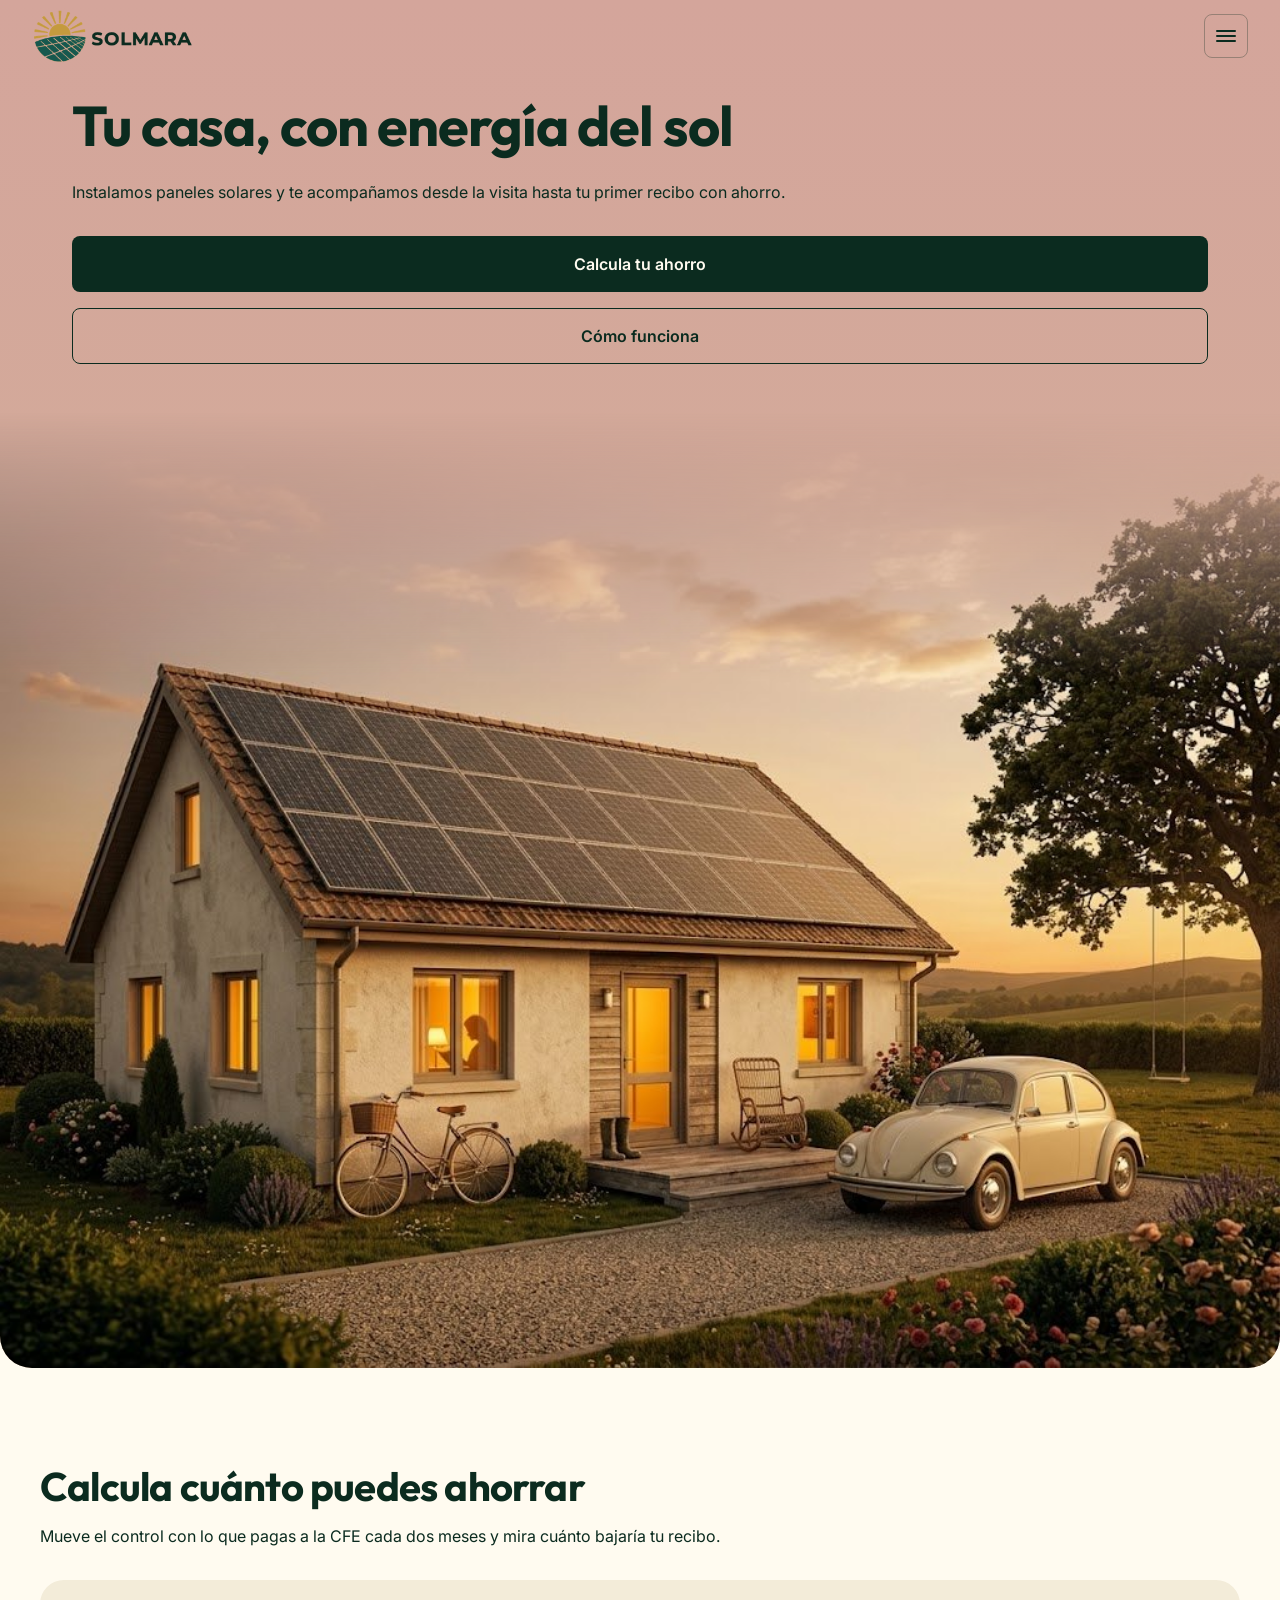
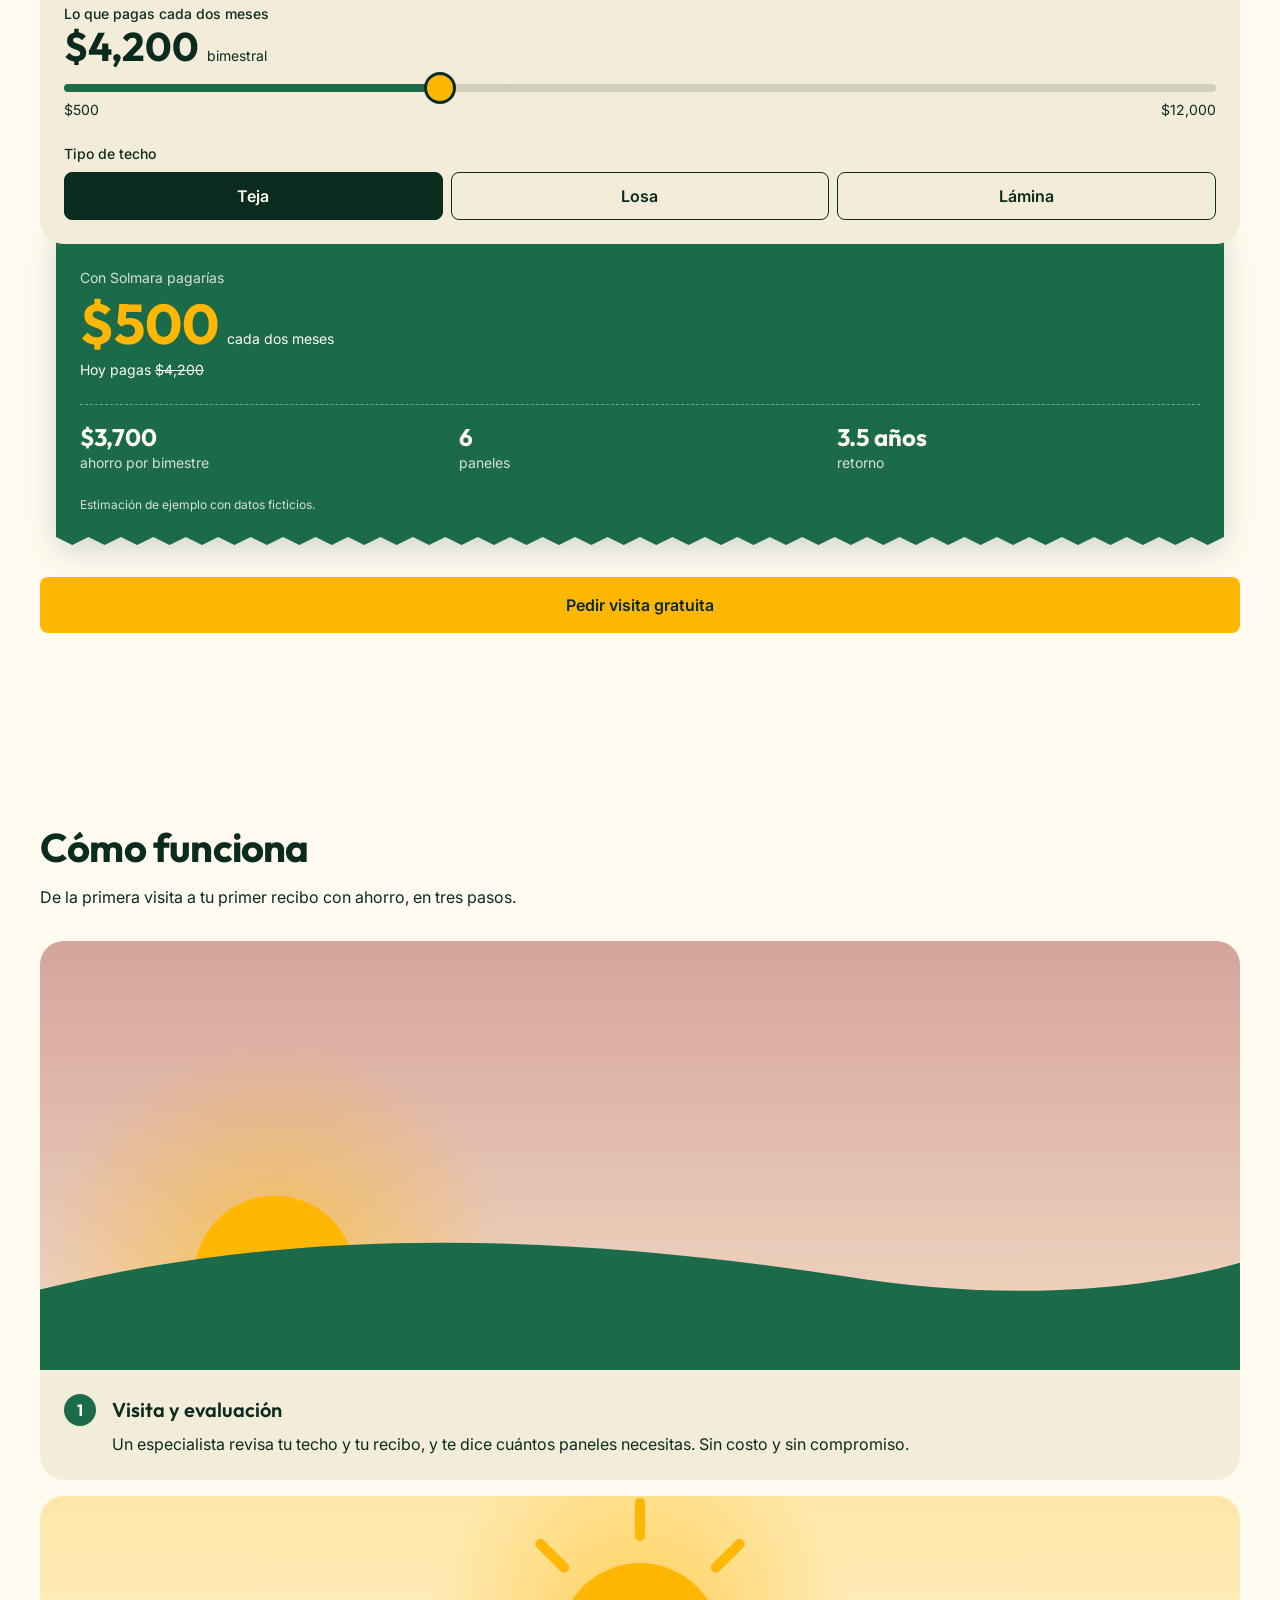
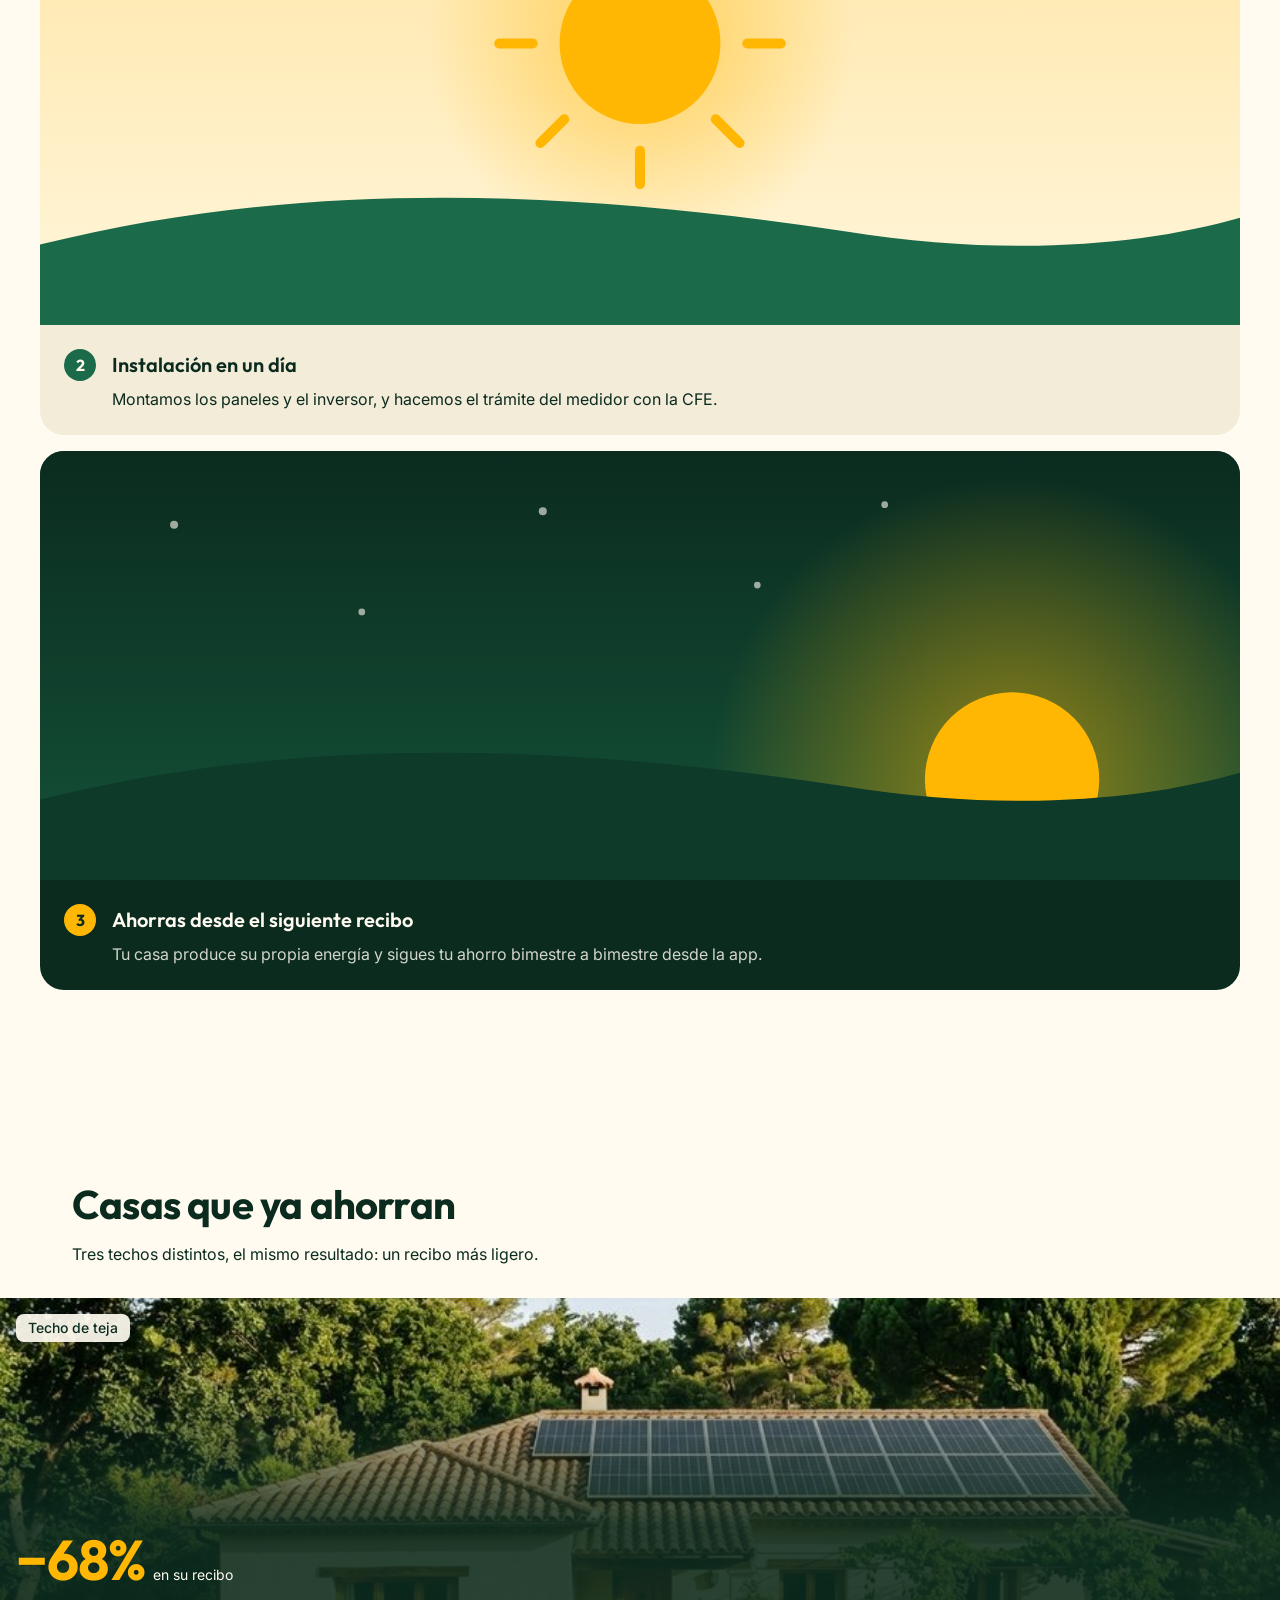
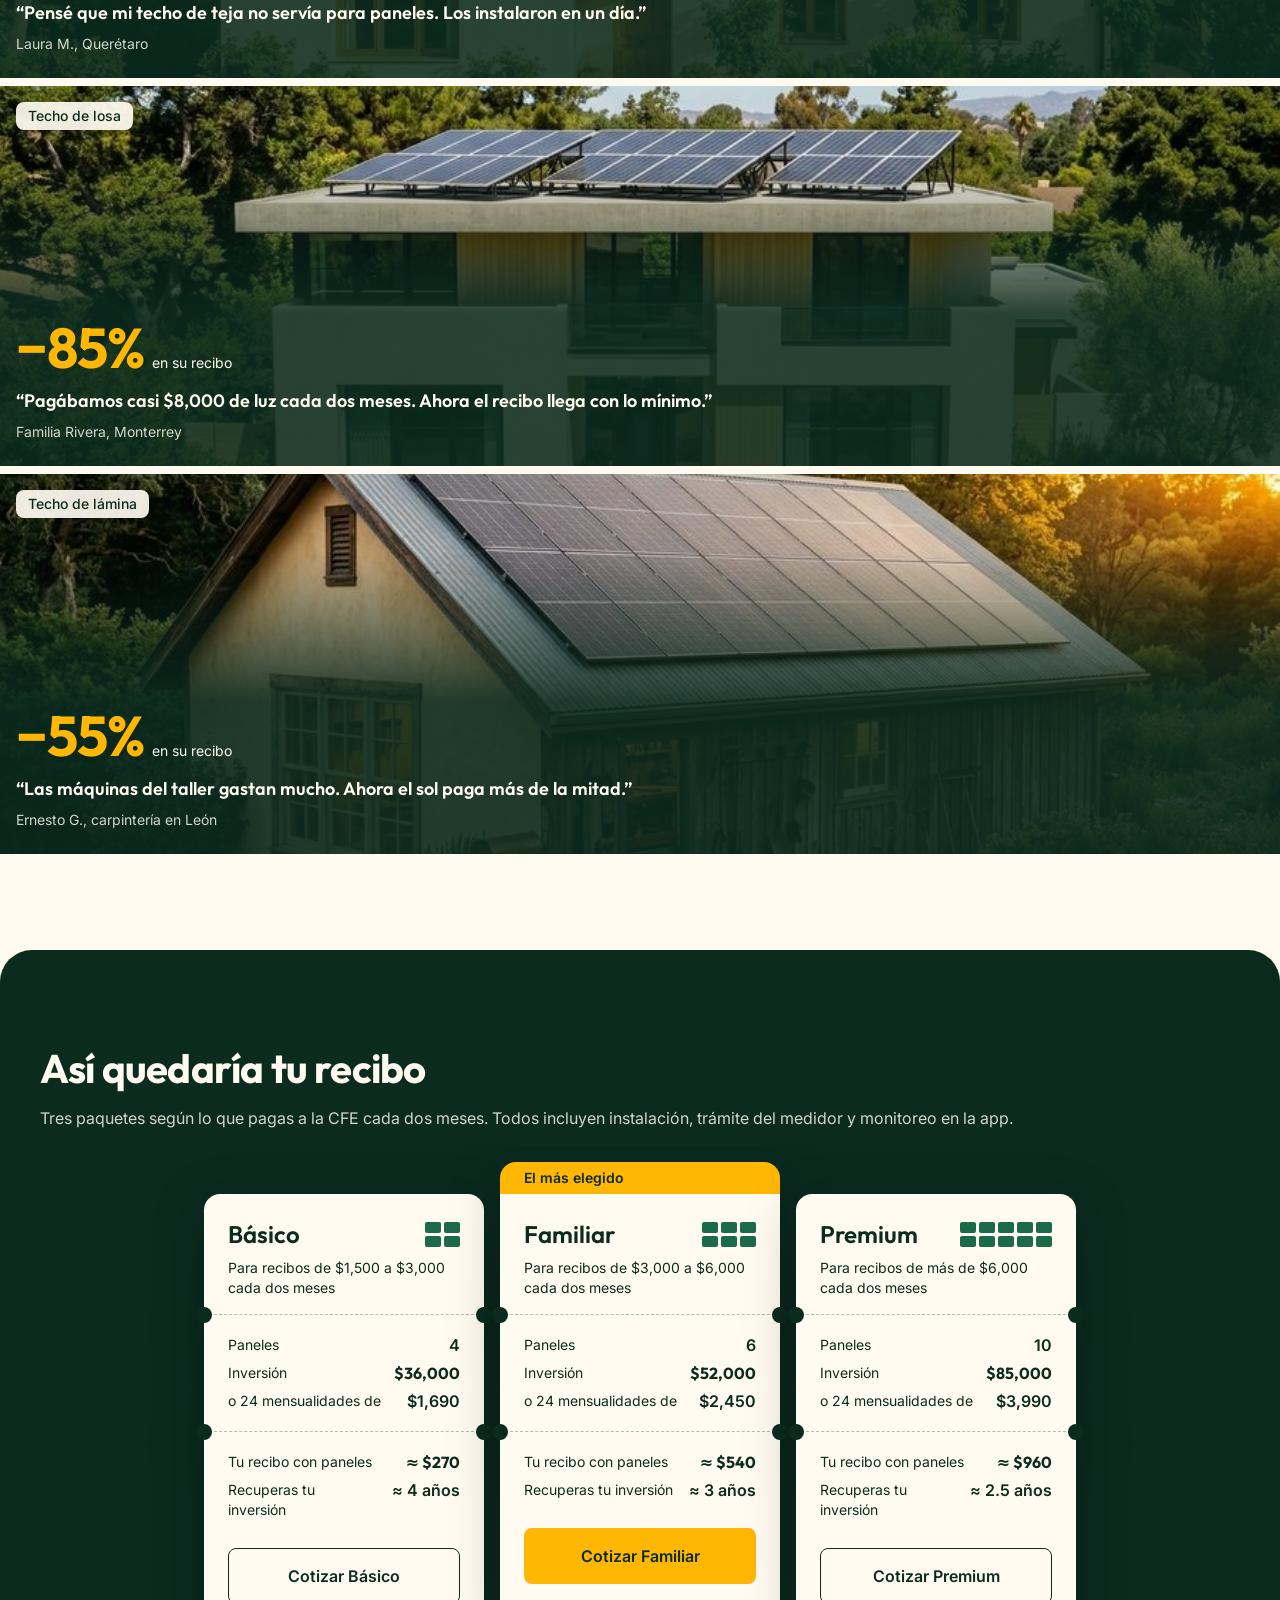
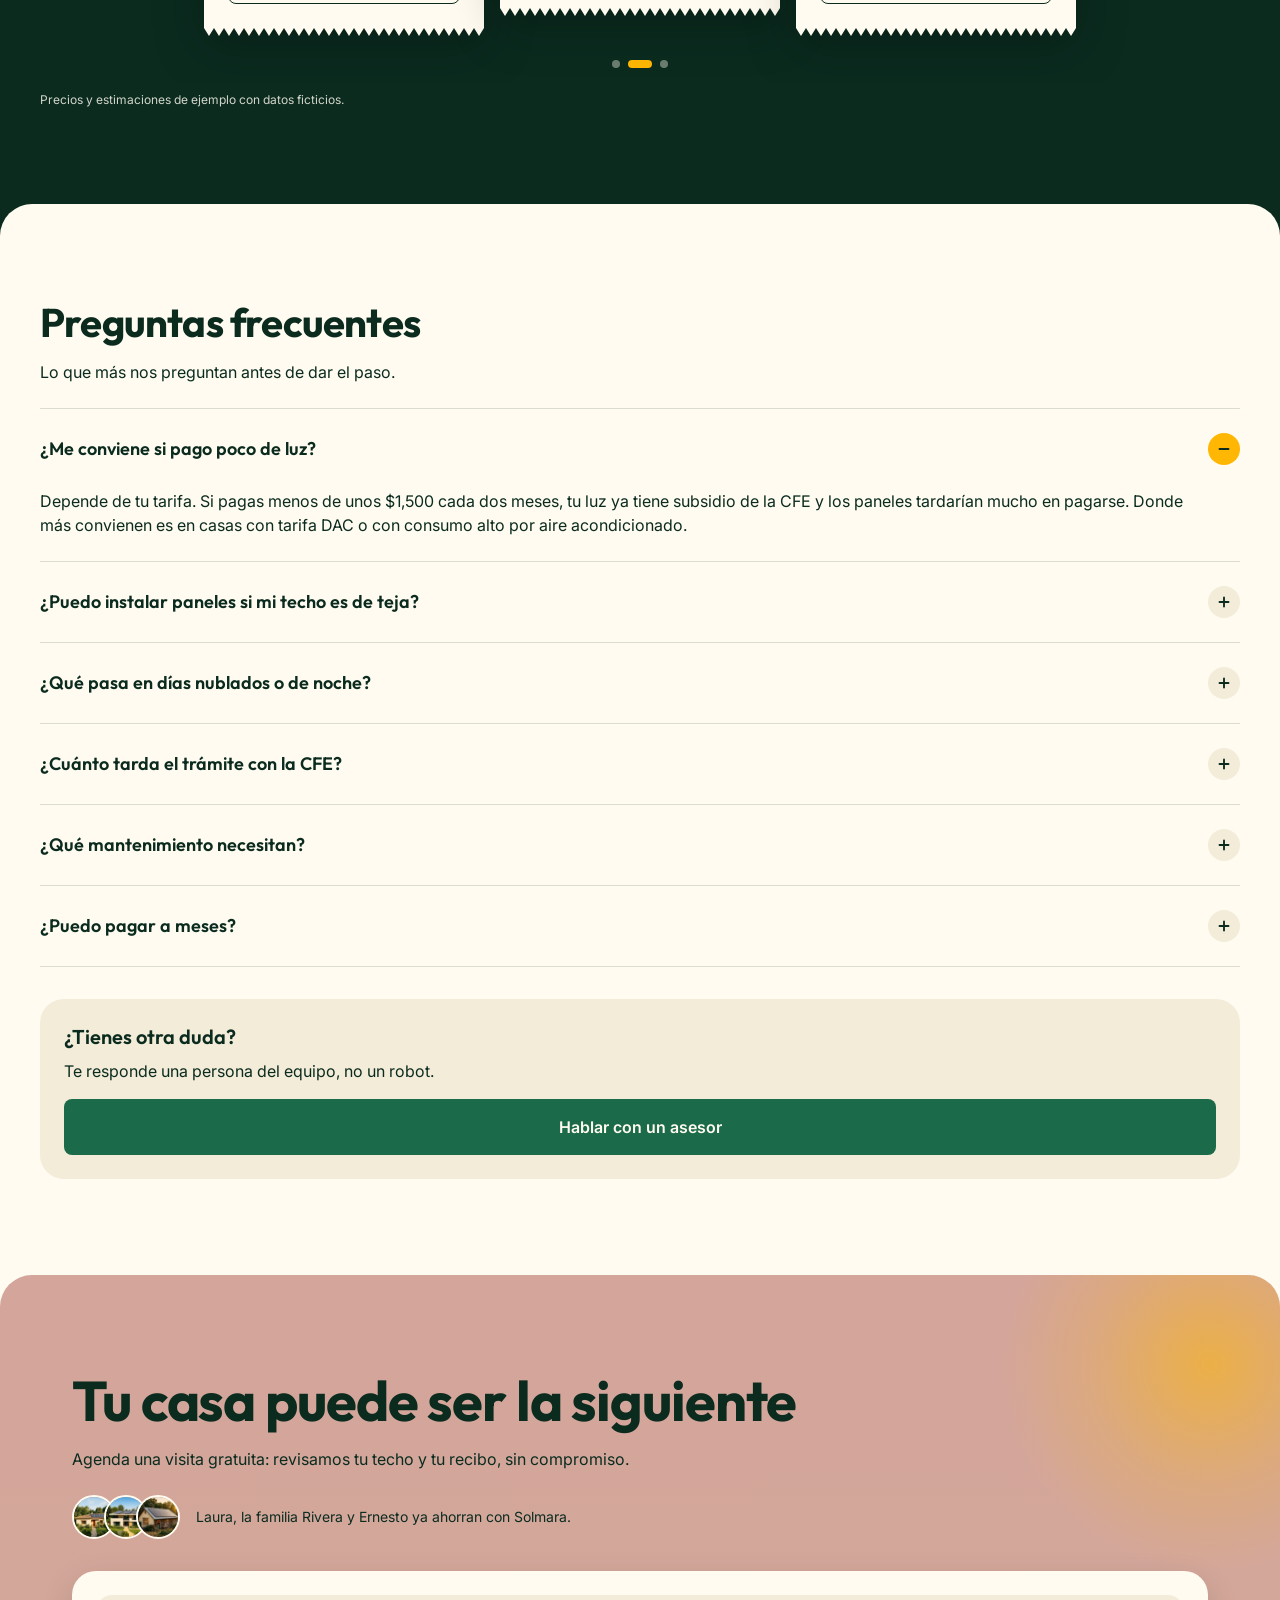
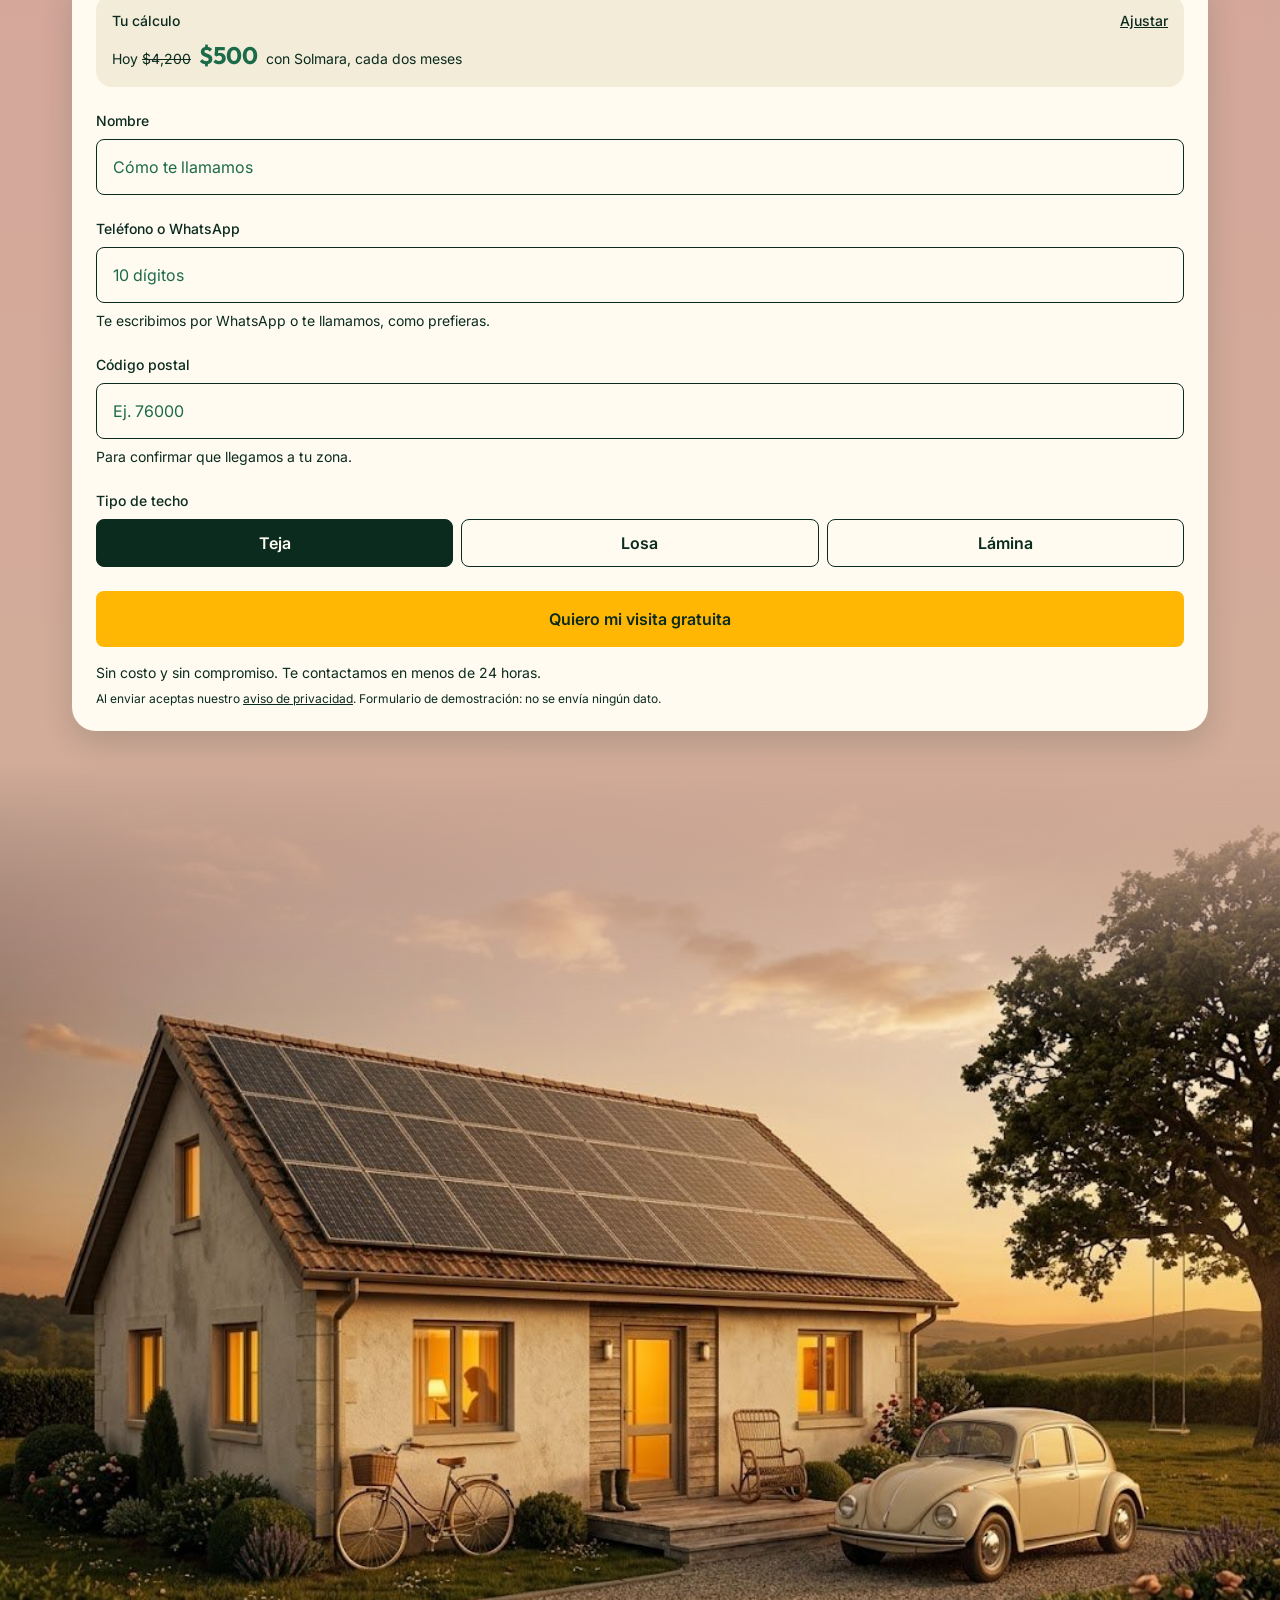
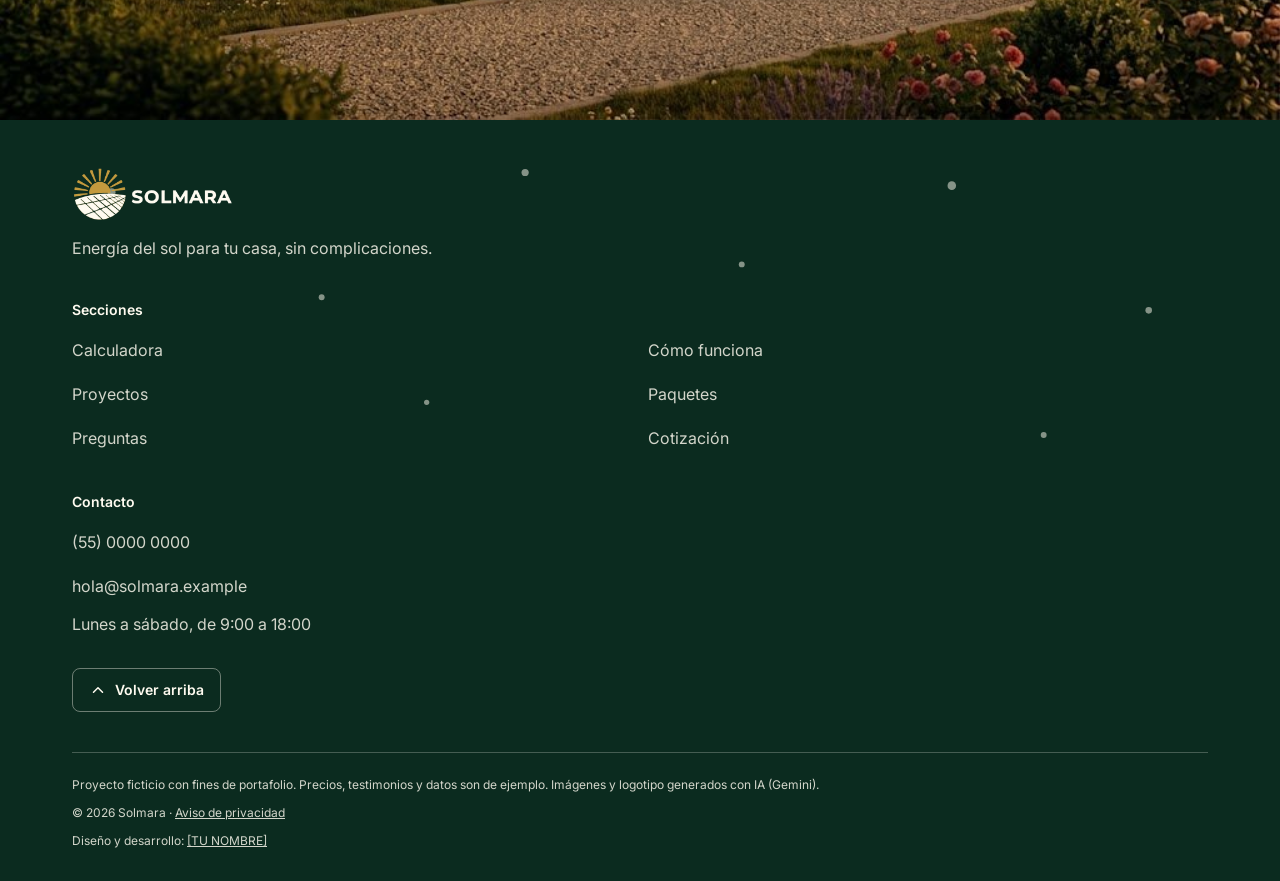
<file: index.html>
<!DOCTYPE html>
<html lang="es-MX">
<head>
  <meta charset="utf-8">
  <meta name="viewport" content="width=device-width, initial-scale=1">
  <title>Solmara · Paneles solares para tu casa</title>
  <meta name="description" content="Calcula cuánto bajaría tu recibo de la CFE con paneles solares. Visita y evaluación sin costo. Proyecto ficticio de portafolio.">
  <meta name="theme-color" content="#D4A59B">

  <meta property="og:title" content="Solmara · Paneles solares para tu casa">
  <meta property="og:description" content="Calcula cuánto bajaría tu recibo de la CFE con paneles solares. Visita y evaluación sin costo. Proyecto ficticio de portafolio.">
  <meta property="og:type" content="website">
  <meta property="og:image" content="assets/img/hero-casa.jpg">

  <link rel="icon" type="image/png" sizes="32x32" href="assets/favicon/favicon-32.png">
  <link rel="apple-touch-icon" sizes="180x180" href="assets/favicon/apple-touch-icon.png">

  <link rel="preconnect" href="https://fonts.googleapis.com">
  <link rel="preconnect" href="https://fonts.gstatic.com" crossorigin>
  <link rel="stylesheet" href="https://fonts.googleapis.com/css2?family=Inter:wght@400;500;600&family=Outfit:wght@600;700&display=swap">

  <link rel="stylesheet" href="css/tokens.css">
  <link rel="stylesheet" href="css/base.css">
  <link rel="stylesheet" href="css/layout.css">
  <link rel="stylesheet" href="css/componentes.css">
  <link rel="stylesheet" href="css/secciones/hero.css">
  <link rel="stylesheet" href="css/secciones/calculadora.css">
  <link rel="stylesheet" href="css/secciones/como-funciona.css">
  <link rel="stylesheet" href="css/secciones/proyectos.css">
  <link rel="stylesheet" href="css/secciones/paquetes.css">
  <link rel="stylesheet" href="css/secciones/preguntas.css">
  <link rel="stylesheet" href="css/secciones/cotizacion.css">
  <link rel="stylesheet" href="css/secciones/pie-de-pagina.css">
  <noscript><link rel="stylesheet" href="css/sin-js.css"></noscript>

  <script type="module" src="js/main.js"></script>
</head>
<body>
  <header class="encabezado">
    <a class="encabezado__inicio" href="#inicio">
      <img class="encabezado__logo" src="assets/logo/logo-solmara-sobre-rosa.png" alt="Solmara" width="540" height="176">
    </a>
    <button type="button" class="encabezado__boton-menu" aria-label="Abrir menú" aria-expanded="false" aria-controls="menu-principal">
      <svg class="encabezado__icono encabezado__icono--abrir" width="24" height="24" viewBox="0 0 24 24" fill="none" stroke="currentColor" stroke-width="2" stroke-linecap="round" aria-hidden="true">
        <line x1="3" y1="7" x2="21" y2="7"/>
        <line x1="3" y1="12" x2="21" y2="12"/>
        <line x1="3" y1="17" x2="21" y2="17"/>
      </svg>
      <svg class="encabezado__icono encabezado__icono--cerrar" width="24" height="24" viewBox="0 0 24 24" fill="none" stroke="currentColor" stroke-width="2" stroke-linecap="round" aria-hidden="true">
        <line x1="6" y1="6" x2="18" y2="18"/>
        <line x1="18" y1="6" x2="6" y2="18"/>
      </svg>
    </button>
    <nav class="menu" id="menu-principal" aria-label="Principal" hidden>
      <ul class="menu__lista">
        <li class="menu__item"><a class="menu__enlace" href="#calculadora">Calculadora</a></li>
        <li class="menu__item"><a class="menu__enlace" href="#como-funciona">Cómo funciona</a></li>
        <li class="menu__item"><a class="menu__enlace" href="#proyectos">Proyectos</a></li>
        <li class="menu__item"><a class="menu__enlace" href="#paquetes">Paquetes</a></li>
        <li class="menu__item"><a class="menu__enlace" href="#preguntas">Preguntas</a></li>
      </ul>
      <a class="boton boton--primario boton--bloque menu__accion" href="#cotizacion">Agenda tu visita</a>
    </nav>
  </header>

  <main>
    <section id="inicio" class="seccion seccion--cielo hero" aria-labelledby="inicio-titulo">
      <div class="contenedor grilla hero__contenido">
        <h1 id="inicio-titulo">Tu casa, con energía del sol</h1>
        <p>Instalamos paneles solares y te acompañamos desde la visita hasta tu primer recibo con ahorro.</p>
        <div class="hero__acciones">
          <a class="boton boton--oscuro boton--bloque" href="#calculadora">Calcula tu ahorro</a>
          <a class="boton boton--contorno boton--bloque" href="#como-funciona">Cómo funciona</a>
        </div>
      </div>
      <img class="hero__imagen" src="assets/img/hero-casa.jpg" alt="Casa familiar con paneles solares en el techo al atardecer" width="1024" height="765" fetchpriority="high">
    </section>

    <section id="calculadora" class="seccion" aria-labelledby="calculadora-titulo">
      <div class="contenedor grilla">
        <h2 id="calculadora-titulo">Calcula cuánto puedes ahorrar</h2>
        <p class="calculadora__intro">Mueve el control con lo que pagas a la CFE cada dos meses y mira cuánto bajaría tu recibo.</p>

        <div class="calculadora__panel">
          <label class="calculadora__etiqueta" for="calculadora-recibo">Lo que pagas cada dos meses</label>
          <p class="calculadora__valor"><span class="calculadora__cifra">$4,200</span> bimestral</p>
          <input class="calculadora__control" id="calculadora-recibo" type="range" min="500" max="12000" step="100" value="4200" aria-valuetext="$4,200 cada dos meses">
          <div class="calculadora__limites">
            <span>$500</span>
            <span>$12,000</span>
          </div>
          <p class="calculadora__etiqueta calculadora__etiqueta--techo" id="calculadora-techo">Tipo de techo</p>
          <div class="selector" role="group" aria-labelledby="calculadora-techo">
            <button type="button" class="selector__opcion" aria-pressed="true" data-techo="teja">Teja</button>
            <button type="button" class="selector__opcion" aria-pressed="false" data-techo="losa">Losa</button>
            <button type="button" class="selector__opcion" aria-pressed="false" data-techo="lamina">Lámina</button>
          </div>
        </div>

        <div class="recibo calculadora__recibo">
          <div class="recibo__cuerpo calculadora__cuerpo">
            <div class="calculadora__resultado">
              <p class="recibo__texto-suave calculadora__texto">Con Solmara pagarías</p>
              <p class="calculadora__monto"><span class="calculadora__cifra-xl">$500</span> cada dos meses</p>
              <p class="calculadora__texto calculadora__hoy">Hoy pagas <s>$4,200</s></p>
              <div class="recibo__separador"></div>
              <dl class="calculadora__datos">
                <div class="calculadora__dato">
                  <dt class="recibo__texto-suave">ahorro por bimestre</dt>
                  <dd class="calculadora__cifra-sm" data-dato="ahorro">$3,700</dd>
                </div>
                <div class="calculadora__dato">
                  <dt class="recibo__texto-suave">paneles</dt>
                  <dd class="calculadora__cifra-sm" data-dato="paneles">6</dd>
                </div>
                <div class="calculadora__dato">
                  <dt class="recibo__texto-suave">retorno</dt>
                  <dd class="calculadora__cifra-sm" data-dato="retorno">3.5 años</dd>
                </div>
              </dl>
            </div>
            <div class="calculadora__no-conviene" hidden>
              <h3>Con este recibo, quizá todavía no te convenga</h3>
              <p class="recibo__texto-suave calculadora__texto calculadora__explicacion">Tu consumo ya tiene subsidio de la CFE y los paneles tardarían mucho en pagarse. Si tu recibo sube, vuelve a calcular.</p>
            </div>
            <p class="recibo__texto-suave calculadora__nota">Estimación de ejemplo con datos ficticios.</p>
          </div>
          <svg class="recibo__dentado" viewBox="0 0 360 8" preserveAspectRatio="none" aria-hidden="true"><path fill="currentColor" d="M0 0H360L355 8L350 0L345 8L340 0L335 8L330 0L325 8L320 0L315 8L310 0L305 8L300 0L295 8L290 0L285 8L280 0L275 8L270 0L265 8L260 0L255 8L250 0L245 8L240 0L235 8L230 0L225 8L220 0L215 8L210 0L205 8L200 0L195 8L190 0L185 8L180 0L175 8L170 0L165 8L160 0L155 8L150 0L145 8L140 0L135 8L130 0L125 8L120 0L115 8L110 0L105 8L100 0L95 8L90 0L85 8L80 0L75 8L70 0L65 8L60 0L55 8L50 0L45 8L40 0L35 8L30 0L25 8L20 0L15 8L10 0L5 8L0 0Z"/></svg>
        </div>
        <p class="visualmente-oculto" id="calculadora-anuncio" aria-live="polite"></p>

        <a class="boton boton--primario boton--bloque calculadora__accion" href="#cotizacion">Pedir visita gratuita</a>
        <a class="boton boton--primario boton--bloque calculadora__accion" href="#preguntas" hidden>Resolver mis dudas</a>
      </div>
    </section>

    <section id="como-funciona" class="seccion" aria-labelledby="como-funciona-titulo">
      <div class="contenedor grilla">
        <h2 id="como-funciona-titulo">Cómo funciona</h2>
        <p class="como-funciona__intro">De la primera visita a tu primer recibo con ahorro, en tres pasos.</p>

        <ol class="como-funciona__pasos" role="list">
          <li class="paso paso--amanecer">
            <svg class="paso__escena" viewBox="0 0 358 128" aria-hidden="true">
              <defs>
                <linearGradient id="cielo-paso-1" x1="0" y1="0" x2="0" y2="1">
                  <stop offset="0" class="escena__cielo-arriba"/>
                  <stop offset="1" class="escena__cielo-abajo"/>
                </linearGradient>
                <radialGradient id="brillo-paso-1" cx="0.5" cy="0.5" r="0.5">
                  <stop offset="0" class="escena__brillo-centro"/>
                  <stop offset="1" class="escena__brillo-borde"/>
                </radialGradient>
              </defs>
              <rect width="358" height="128" fill="url(#cielo-paso-1)"/>
              <circle cx="70" cy="100" r="70" fill="url(#brillo-paso-1)"/>
              <circle class="escena__sol" cx="70" cy="100" r="24"/>
              <path class="escena__colina" d="M0 104 C80 84 160 88 240 100 C290 108 330 104 358 96 L358 128 L0 128 Z"/>
            </svg>
            <div class="paso__cuerpo">
              <span class="insignia" aria-hidden="true">1</span>
              <div>
                <h3 class="paso__titulo">Visita y evaluación</h3>
                <p class="paso__texto">Un especialista revisa tu techo y tu recibo, y te dice cuántos paneles necesitas. Sin costo y sin compromiso.</p>
              </div>
            </div>
          </li>

          <li class="paso paso--mediodia">
            <svg class="paso__escena" viewBox="0 0 358 128" aria-hidden="true">
              <defs>
                <linearGradient id="cielo-paso-2" x1="0" y1="0" x2="0" y2="1">
                  <stop offset="0" class="escena__cielo-arriba"/>
                  <stop offset="1" class="escena__cielo-abajo"/>
                </linearGradient>
                <radialGradient id="brillo-paso-2" cx="0.5" cy="0.5" r="0.5">
                  <stop offset="0" class="escena__brillo-centro"/>
                  <stop offset="1" class="escena__brillo-borde"/>
                </radialGradient>
              </defs>
              <rect width="358" height="128" fill="url(#cielo-paso-2)"/>
              <circle cx="179" cy="44" r="64" fill="url(#brillo-paso-2)"/>
              <g class="escena__rayos" stroke-width="3" stroke-linecap="round">
                <line x1="211.0" y1="44.0" x2="221.0" y2="44.0"/>
                <line x1="201.6" y1="66.6" x2="208.7" y2="73.7"/>
                <line x1="179.0" y1="76.0" x2="179.0" y2="86.0"/>
                <line x1="156.4" y1="66.6" x2="149.3" y2="73.7"/>
                <line x1="147.0" y1="44.0" x2="137.0" y2="44.0"/>
                <line x1="156.4" y1="21.4" x2="149.3" y2="14.3"/>
                <line x1="179.0" y1="12.0" x2="179.0" y2="2.0"/>
                <line x1="201.6" y1="21.4" x2="208.7" y2="14.3"/>
              </g>
              <circle class="escena__sol" cx="179" cy="44" r="24"/>
              <path class="escena__colina" d="M0 104 C80 84 160 88 240 100 C290 108 330 104 358 96 L358 128 L0 128 Z"/>
            </svg>
            <div class="paso__cuerpo">
              <span class="insignia" aria-hidden="true">2</span>
              <div>
                <h3 class="paso__titulo">Instalación en un día</h3>
                <p class="paso__texto">Montamos los paneles y el inversor, y hacemos el trámite del medidor con la CFE.</p>
              </div>
            </div>
          </li>

          <li class="paso paso--atardecer">
            <svg class="paso__escena" viewBox="0 0 358 128" aria-hidden="true">
              <defs>
                <linearGradient id="cielo-paso-3" x1="0" y1="0" x2="0" y2="1">
                  <stop offset="0" class="escena__cielo-arriba"/>
                  <stop offset="1" class="escena__cielo-abajo"/>
                </linearGradient>
                <radialGradient id="brillo-paso-3" cx="0.5" cy="0.5" r="0.5">
                  <stop offset="0" class="escena__brillo-centro"/>
                  <stop offset="1" class="escena__brillo-borde"/>
                </radialGradient>
              </defs>
              <rect width="358" height="128" fill="url(#cielo-paso-3)"/>
              <g class="escena__estrellas">
                <circle cx="40" cy="22" r="1.2"/>
                <circle cx="96" cy="48" r="1"/>
                <circle cx="150" cy="18" r="1.2"/>
                <circle cx="214" cy="40" r="1"/>
                <circle cx="252" cy="16" r="1"/>
              </g>
              <circle cx="290" cy="98" r="90" fill="url(#brillo-paso-3)"/>
              <circle class="escena__sol" cx="290" cy="98" r="26"/>
              <path class="escena__colina" d="M0 104 C80 84 160 88 240 100 C290 108 330 104 358 96 L358 128 L0 128 Z"/>
            </svg>
            <div class="paso__cuerpo">
              <span class="insignia insignia--amarillo" aria-hidden="true">3</span>
              <div>
                <h3 class="paso__titulo">Ahorras desde el siguiente recibo</h3>
                <p class="paso__texto">Tu casa produce su propia energía y sigues tu ahorro bimestre a bimestre desde la app.</p>
              </div>
            </div>
          </li>
        </ol>
      </div>
    </section>

    <section id="proyectos" class="seccion proyectos" aria-labelledby="proyectos-titulo">
      <div class="contenedor grilla proyectos__encabezado">
        <h2 id="proyectos-titulo">Casas que ya ahorran</h2>
        <p class="proyectos__intro">Tres techos distintos, el mismo resultado: un recibo más ligero.</p>
      </div>

      <div class="proyectos__lista">
        <figure class="proyecto proyecto--teja">
          <img class="proyecto__imagen" src="assets/img/proyecto-teja.jpg" alt="Casa de una planta con techo de teja y paneles solares, rodeada de jardín en una mañana soleada" width="900" height="672" loading="lazy">
          <span class="chip chip--claro proyecto__chip">Techo de teja</span>
          <figcaption class="proyecto__pie">
            <p class="proyecto__resultado"><span class="proyecto__porcentaje">−68%</span> en su recibo</p>
            <blockquote class="proyecto__cita">“Pensé que mi techo de teja no servía para paneles. Los instalaron en un día.”</blockquote>
            <p class="proyecto__nombre">Laura M., Querétaro</p>
          </figcaption>
        </figure>

        <figure class="proyecto">
          <img class="proyecto__imagen" src="assets/img/proyecto-losa.jpg" alt="Casa moderna de dos pisos con techo plano y paneles solares sobre estructuras inclinadas, a mediodía" width="900" height="672" loading="lazy">
          <span class="chip chip--claro proyecto__chip">Techo de losa</span>
          <figcaption class="proyecto__pie">
            <p class="proyecto__resultado"><span class="proyecto__porcentaje">−85%</span> en su recibo</p>
            <blockquote class="proyecto__cita">“Pagábamos casi $8,000 de luz cada dos meses. Ahora el recibo llega con lo mínimo.”</blockquote>
            <p class="proyecto__nombre">Familia Rivera, Monterrey</p>
          </figcaption>
        </figure>

        <figure class="proyecto">
          <img class="proyecto__imagen" src="assets/img/proyecto-lamina.jpg" alt="Taller con techo de lámina cubierto de paneles solares al atardecer, rodeado de plantas" width="900" height="672" loading="lazy">
          <span class="chip chip--claro proyecto__chip">Techo de lámina</span>
          <figcaption class="proyecto__pie">
            <p class="proyecto__resultado"><span class="proyecto__porcentaje">−55%</span> en su recibo</p>
            <blockquote class="proyecto__cita">“Las máquinas del taller gastan mucho. Ahora el sol paga más de la mitad.”</blockquote>
            <p class="proyecto__nombre">Ernesto G., carpintería en León</p>
          </figcaption>
        </figure>
      </div>
    </section>

    <section id="paquetes" class="seccion seccion--oscura seccion--redondeada paquetes" aria-labelledby="paquetes-titulo">
      <div class="contenedor grilla">
        <h2 id="paquetes-titulo">Así quedaría tu recibo</h2>
        <p class="paquetes__intro">Tres paquetes según lo que pagas a la CFE cada dos meses. Todos incluyen instalación, trámite del medidor y monitoreo en la app.</p>

        <ul class="paquetes__carrusel" role="list">
          <li class="boleto paquetes__boleto paquetes__boleto--lateral" data-paquete="basico">
            <div class="boleto__cuerpo">
              <div class="paquetes__cabecera">
                <h3 class="paquetes__nombre">Básico</h3>
                <svg class="paquetes__paneles" width="35" height="25" viewBox="0 0 35 25" aria-hidden="true">
                  <rect x="0" y="0" width="16" height="11" rx="2"/><rect x="19" y="0" width="16" height="11" rx="2"/>
                  <rect x="0" y="14" width="16" height="11" rx="2"/><rect x="19" y="14" width="16" height="11" rx="2"/>
                </svg>
              </div>
              <p class="paquetes__rango">Para recibos de <span data-dato="recibo-minimo">$1,500</span> a <span data-dato="recibo-maximo">$3,000</span> cada dos meses</p>
              <div class="boleto__separador"></div>
              <dl>
                <div class="paquetes__fila"><dt>Paneles</dt><dd class="paquetes__dato" data-dato="paneles">4</dd></div>
                <div class="paquetes__fila"><dt>Inversión</dt><dd class="paquetes__dato paquetes__dato--fuerte" data-dato="inversion">$36,000</dd></div>
                <div class="paquetes__fila"><dt>o 24 mensualidades de</dt><dd class="paquetes__dato" data-dato="mensualidad">$1,690</dd></div>
              </dl>
              <div class="boleto__separador"></div>
              <dl>
                <div class="paquetes__fila"><dt>Tu recibo con paneles</dt><dd class="paquetes__dato paquetes__dato--fuerte">≈ <span data-dato="recibo-con-paneles">$270</span></dd></div>
                <div class="paquetes__fila"><dt>Recuperas tu inversión</dt><dd class="paquetes__dato">≈ <span data-dato="retorno">4 años</span></dd></div>
              </dl>
              <a class="boton boton--contorno boton--bloque paquetes__accion" href="#cotizacion">Cotizar Básico</a>
            </div>
            <svg class="boleto__dentado" viewBox="0 0 280 8" preserveAspectRatio="none" aria-hidden="true"><path fill="currentColor" d="M0 0H280L275 8L270 0L265 8L260 0L255 8L250 0L245 8L240 0L235 8L230 0L225 8L220 0L215 8L210 0L205 8L200 0L195 8L190 0L185 8L180 0L175 8L170 0L165 8L160 0L155 8L150 0L145 8L140 0L135 8L130 0L125 8L120 0L115 8L110 0L105 8L100 0L95 8L90 0L85 8L80 0L75 8L70 0L65 8L60 0L55 8L50 0L45 8L40 0L35 8L30 0L25 8L20 0L15 8L10 0L5 8L0 0Z"/></svg>
          </li>

          <li class="boleto paquetes__boleto paquetes__boleto--destacado" data-paquete="familiar">
            <p class="paquetes__banda">El más elegido</p>
            <div class="boleto__cuerpo">
              <div class="paquetes__cabecera">
                <h3 class="paquetes__nombre">Familiar</h3>
                <svg class="paquetes__paneles" width="54" height="25" viewBox="0 0 54 25" aria-hidden="true">
                  <rect x="0" y="0" width="16" height="11" rx="2"/><rect x="19" y="0" width="16" height="11" rx="2"/><rect x="38" y="0" width="16" height="11" rx="2"/>
                  <rect x="0" y="14" width="16" height="11" rx="2"/><rect x="19" y="14" width="16" height="11" rx="2"/><rect x="38" y="14" width="16" height="11" rx="2"/>
                </svg>
              </div>
              <p class="paquetes__rango">Para recibos de <span data-dato="recibo-minimo">$3,000</span> a <span data-dato="recibo-maximo">$6,000</span> cada dos meses</p>
              <div class="boleto__separador"></div>
              <dl>
                <div class="paquetes__fila"><dt>Paneles</dt><dd class="paquetes__dato" data-dato="paneles">6</dd></div>
                <div class="paquetes__fila"><dt>Inversión</dt><dd class="paquetes__dato paquetes__dato--fuerte" data-dato="inversion">$52,000</dd></div>
                <div class="paquetes__fila"><dt>o 24 mensualidades de</dt><dd class="paquetes__dato" data-dato="mensualidad">$2,450</dd></div>
              </dl>
              <div class="boleto__separador"></div>
              <dl>
                <div class="paquetes__fila"><dt>Tu recibo con paneles</dt><dd class="paquetes__dato paquetes__dato--fuerte">≈ <span data-dato="recibo-con-paneles">$540</span></dd></div>
                <div class="paquetes__fila"><dt>Recuperas tu inversión</dt><dd class="paquetes__dato">≈ <span data-dato="retorno">3 años</span></dd></div>
              </dl>
              <a class="boton boton--primario boton--bloque paquetes__accion" href="#cotizacion">Cotizar Familiar</a>
            </div>
            <svg class="boleto__dentado" viewBox="0 0 280 8" preserveAspectRatio="none" aria-hidden="true"><path fill="currentColor" d="M0 0H280L275 8L270 0L265 8L260 0L255 8L250 0L245 8L240 0L235 8L230 0L225 8L220 0L215 8L210 0L205 8L200 0L195 8L190 0L185 8L180 0L175 8L170 0L165 8L160 0L155 8L150 0L145 8L140 0L135 8L130 0L125 8L120 0L115 8L110 0L105 8L100 0L95 8L90 0L85 8L80 0L75 8L70 0L65 8L60 0L55 8L50 0L45 8L40 0L35 8L30 0L25 8L20 0L15 8L10 0L5 8L0 0Z"/></svg>
          </li>

          <li class="boleto paquetes__boleto paquetes__boleto--lateral" data-paquete="premium">
            <div class="boleto__cuerpo">
              <div class="paquetes__cabecera">
                <h3 class="paquetes__nombre">Premium</h3>
                <svg class="paquetes__paneles" width="92" height="25" viewBox="0 0 92 25" aria-hidden="true">
                  <rect x="0" y="0" width="16" height="11" rx="2"/><rect x="19" y="0" width="16" height="11" rx="2"/><rect x="38" y="0" width="16" height="11" rx="2"/><rect x="57" y="0" width="16" height="11" rx="2"/><rect x="76" y="0" width="16" height="11" rx="2"/>
                  <rect x="0" y="14" width="16" height="11" rx="2"/><rect x="19" y="14" width="16" height="11" rx="2"/><rect x="38" y="14" width="16" height="11" rx="2"/><rect x="57" y="14" width="16" height="11" rx="2"/><rect x="76" y="14" width="16" height="11" rx="2"/>
                </svg>
              </div>
              <p class="paquetes__rango">Para recibos de más de <span data-dato="recibo-minimo">$6,000</span> cada dos meses</p>
              <div class="boleto__separador"></div>
              <dl>
                <div class="paquetes__fila"><dt>Paneles</dt><dd class="paquetes__dato" data-dato="paneles">10</dd></div>
                <div class="paquetes__fila"><dt>Inversión</dt><dd class="paquetes__dato paquetes__dato--fuerte" data-dato="inversion">$85,000</dd></div>
                <div class="paquetes__fila"><dt>o 24 mensualidades de</dt><dd class="paquetes__dato" data-dato="mensualidad">$3,990</dd></div>
              </dl>
              <div class="boleto__separador"></div>
              <dl>
                <div class="paquetes__fila"><dt>Tu recibo con paneles</dt><dd class="paquetes__dato paquetes__dato--fuerte">≈ <span data-dato="recibo-con-paneles">$960</span></dd></div>
                <div class="paquetes__fila"><dt>Recuperas tu inversión</dt><dd class="paquetes__dato">≈ <span data-dato="retorno">2.5 años</span></dd></div>
              </dl>
              <a class="boton boton--contorno boton--bloque paquetes__accion" href="#cotizacion">Cotizar Premium</a>
            </div>
            <svg class="boleto__dentado" viewBox="0 0 280 8" preserveAspectRatio="none" aria-hidden="true"><path fill="currentColor" d="M0 0H280L275 8L270 0L265 8L260 0L255 8L250 0L245 8L240 0L235 8L230 0L225 8L220 0L215 8L210 0L205 8L200 0L195 8L190 0L185 8L180 0L175 8L170 0L165 8L160 0L155 8L150 0L145 8L140 0L135 8L130 0L125 8L120 0L115 8L110 0L105 8L100 0L95 8L90 0L85 8L80 0L75 8L70 0L65 8L60 0L55 8L50 0L45 8L40 0L35 8L30 0L25 8L20 0L15 8L10 0L5 8L0 0Z"/></svg>
          </li>
        </ul>

        <div class="paquetes__puntos" aria-hidden="true">
          <span class="paquetes__punto"></span>
          <span class="paquetes__punto paquetes__punto--activo"></span>
          <span class="paquetes__punto"></span>
        </div>
        <p class="paquetes__nota">Precios y estimaciones de ejemplo con datos ficticios.</p>
      </div>
    </section>

    <section id="preguntas" class="seccion seccion--redondeada preguntas" aria-labelledby="preguntas-titulo">
      <div class="contenedor grilla">
        <h2 id="preguntas-titulo">Preguntas frecuentes</h2>
        <p class="preguntas__intro">Lo que más nos preguntan antes de dar el paso.</p>

        <div class="preguntas__lista">
          <details class="pregunta" open>
            <summary class="pregunta__resumen">
              ¿Me conviene si pago poco de luz?
              <span class="pregunta__icono" aria-hidden="true">
                <svg width="18" height="18" viewBox="0 0 24 24" fill="none" stroke="currentColor" stroke-width="2.5" stroke-linecap="round">
                  <line class="pregunta__vertical" x1="12" y1="6" x2="12" y2="18"/>
                  <line x1="6" y1="12" x2="18" y2="12"/>
                </svg>
              </span>
            </summary>
            <p class="pregunta__respuesta">Depende de tu tarifa. Si pagas menos de unos $1,500 cada dos meses, tu luz ya tiene subsidio de la CFE y los paneles tardarían mucho en pagarse. Donde más convienen es en casas con tarifa DAC o con consumo alto por aire acondicionado.</p>
          </details>
          <details class="pregunta">
            <summary class="pregunta__resumen">
              ¿Puedo instalar paneles si mi techo es de teja?
              <span class="pregunta__icono" aria-hidden="true">
                <svg width="18" height="18" viewBox="0 0 24 24" fill="none" stroke="currentColor" stroke-width="2.5" stroke-linecap="round">
                  <line class="pregunta__vertical" x1="12" y1="6" x2="12" y2="18"/>
                  <line x1="6" y1="12" x2="18" y2="12"/>
                </svg>
              </span>
            </summary>
            <p class="pregunta__respuesta">Sí. Usamos soportes especiales que se fijan a la estructura sin cargar el peso en las tejas, y sellamos cada punto de anclaje para evitar filtraciones. La teja de barro es más frágil, por eso esa instalación cuesta un poco más.</p>
          </details>
          <details class="pregunta">
            <summary class="pregunta__resumen">
              ¿Qué pasa en días nublados o de noche?
              <span class="pregunta__icono" aria-hidden="true">
                <svg width="18" height="18" viewBox="0 0 24 24" fill="none" stroke="currentColor" stroke-width="2.5" stroke-linecap="round">
                  <line class="pregunta__vertical" x1="12" y1="6" x2="12" y2="18"/>
                  <line x1="6" y1="12" x2="18" y2="12"/>
                </svg>
              </span>
            </summary>
            <p class="pregunta__respuesta">Tu casa sigue conectada a la red de la CFE. La energía que produces de más durante el día se registra en tu medidor bidireccional y se descuenta de lo que consumes de noche o en días nublados.</p>
          </details>
          <details class="pregunta">
            <summary class="pregunta__resumen">
              ¿Cuánto tarda el trámite con la CFE?
              <span class="pregunta__icono" aria-hidden="true">
                <svg width="18" height="18" viewBox="0 0 24 24" fill="none" stroke="currentColor" stroke-width="2.5" stroke-linecap="round">
                  <line class="pregunta__vertical" x1="12" y1="6" x2="12" y2="18"/>
                  <line x1="6" y1="12" x2="18" y2="12"/>
                </svg>
              </span>
            </summary>
            <p class="pregunta__respuesta">La instalación toma un día. El cambio a medidor bidireccional depende de la CFE y suele tardar algunas semanas. Nosotros hacemos todo el trámite por ti.</p>
          </details>
          <details class="pregunta">
            <summary class="pregunta__resumen">
              ¿Qué mantenimiento necesitan?
              <span class="pregunta__icono" aria-hidden="true">
                <svg width="18" height="18" viewBox="0 0 24 24" fill="none" stroke="currentColor" stroke-width="2.5" stroke-linecap="round">
                  <line class="pregunta__vertical" x1="12" y1="6" x2="12" y2="18"/>
                  <line x1="6" y1="12" x2="18" y2="12"/>
                </svg>
              </span>
            </summary>
            <p class="pregunta__respuesta">Poco: limpiar el polvo de los paneles de vez en cuando y una revisión técnica cada uno o dos años. Los paneles suelen durar más de 25 años.</p>
          </details>
          <details class="pregunta">
            <summary class="pregunta__resumen">
              ¿Puedo pagar a meses?
              <span class="pregunta__icono" aria-hidden="true">
                <svg width="18" height="18" viewBox="0 0 24 24" fill="none" stroke="currentColor" stroke-width="2.5" stroke-linecap="round">
                  <line class="pregunta__vertical" x1="12" y1="6" x2="12" y2="18"/>
                  <line x1="6" y1="12" x2="18" y2="12"/>
                </svg>
              </span>
            </summary>
            <p class="pregunta__respuesta">Sí. Todos los paquetes se pueden pagar en 24 mensualidades, y lo que ahorras en tu recibo ayuda a cubrir buena parte de cada pago.</p>
          </details>
        </div>

        <div class="preguntas__ayuda">
          <h3>¿Tienes otra duda?</h3>
          <p class="preguntas__ayuda-texto">Te responde una persona del equipo, no un robot.</p>
          <a class="boton boton--secundario boton--bloque preguntas__ayuda-accion" href="#cotizacion">Hablar con un asesor</a>
        </div>
      </div>
    </section>

    <section id="cotizacion" class="seccion seccion--cielo seccion--redondeada cotizacion" aria-labelledby="cotizacion-titulo">
      <div class="contenedor grilla cotizacion__contenido">
        <h2 id="cotizacion-titulo" class="cotizacion__titulo">Tu casa puede ser la siguiente</h2>
        <p class="cotizacion__intro">Agenda una visita gratuita: revisamos tu techo y tu recibo, sin compromiso.</p>

        <div class="cotizacion__prueba">
          <div class="cotizacion__miniaturas">
            <img class="cotizacion__miniatura" src="assets/img/proyecto-teja.jpg" alt="" width="44" height="44" loading="lazy">
            <img class="cotizacion__miniatura" src="assets/img/proyecto-losa.jpg" alt="" width="44" height="44" loading="lazy">
            <img class="cotizacion__miniatura" src="assets/img/proyecto-lamina.jpg" alt="" width="44" height="44" loading="lazy">
          </div>
          <p class="cotizacion__prueba-texto">Laura, la familia Rivera y Ernesto ya ahorran con Solmara.</p>
        </div>

        <div class="cotizacion__tarjeta">
          <!-- method="dialog": fuera de un <dialog> el navegador no envía nada, así que sin
               JavaScript ningún dato sale de la página. Con JavaScript, cotizacion.js maneja el envío. -->
          <form class="cotizacion__formulario" method="dialog" novalidate>
            <div class="cotizacion__resumen">
              <div class="cotizacion__resumen-cabecera">
                <p class="cotizacion__resumen-titulo">Tu cálculo</p>
                <a class="cotizacion__ajustar" href="#calculadora">Ajustar</a>
              </div>
              <p class="cotizacion__resumen-cifras">
                <span>Hoy <s class="cotizacion__hoy">$4,200</s></span>
                <span class="cotizacion__monto">$500</span>
                <span class="cotizacion__con-solmara">con Solmara, cada dos meses</span>
              </p>
              <p class="cotizacion__aviso" hidden>Con este recibo quizá todavía no te convenga. Aun así, podemos revisarlo en la visita.</p>
              <p class="cotizacion__paquete" hidden>Paquete de interés: <span class="cotizacion__paquete-nombre"></span></p>
            </div>

            <div class="campo">
              <label class="campo__etiqueta" for="cotizacion-nombre">Nombre</label>
              <input class="campo__control" id="cotizacion-nombre" name="nombre" type="text" autocomplete="name" placeholder="Cómo te llamamos">
              <p class="campo__error" id="cotizacion-nombre-error" hidden>
                <svg class="campo__icono" width="20" height="20" viewBox="0 0 24 24" fill="none" stroke="currentColor" stroke-width="2" stroke-linecap="round" aria-hidden="true"><circle cx="12" cy="12" r="9"/><line x1="12" y1="7.5" x2="12" y2="13"/><circle cx="12" cy="16.5" r="1.25" fill="currentColor" stroke="none"/></svg>
                Escribe tu nombre.
              </p>
            </div>

            <div class="campo">
              <label class="campo__etiqueta" for="cotizacion-telefono">Teléfono o WhatsApp</label>
              <input class="campo__control" id="cotizacion-telefono" name="telefono" type="tel" autocomplete="tel" placeholder="10 dígitos" aria-describedby="cotizacion-telefono-ayuda">
              <p class="campo__ayuda" id="cotizacion-telefono-ayuda">Te escribimos por WhatsApp o te llamamos, como prefieras.</p>
              <p class="campo__error" id="cotizacion-telefono-error" hidden>
                <svg class="campo__icono" width="20" height="20" viewBox="0 0 24 24" fill="none" stroke="currentColor" stroke-width="2" stroke-linecap="round" aria-hidden="true"><circle cx="12" cy="12" r="9"/><line x1="12" y1="7.5" x2="12" y2="13"/><circle cx="12" cy="16.5" r="1.25" fill="currentColor" stroke="none"/></svg>
                Escribe un teléfono de 10 dígitos.
              </p>
            </div>

            <div class="campo">
              <label class="campo__etiqueta" for="cotizacion-cp">Código postal</label>
              <input class="campo__control" id="cotizacion-cp" name="cp" type="text" inputmode="numeric" autocomplete="postal-code" maxlength="5" placeholder="Ej. 76000" aria-describedby="cotizacion-cp-ayuda">
              <p class="campo__ayuda" id="cotizacion-cp-ayuda">Para confirmar que llegamos a tu zona.</p>
              <p class="campo__error" id="cotizacion-cp-error" hidden>
                <svg class="campo__icono" width="20" height="20" viewBox="0 0 24 24" fill="none" stroke="currentColor" stroke-width="2" stroke-linecap="round" aria-hidden="true"><circle cx="12" cy="12" r="9"/><line x1="12" y1="7.5" x2="12" y2="13"/><circle cx="12" cy="16.5" r="1.25" fill="currentColor" stroke="none"/></svg>
                Escribe un código postal de 5 dígitos.
              </p>
            </div>

            <div>
              <p class="campo__etiqueta" id="cotizacion-techo">Tipo de techo</p>
              <div class="selector" role="group" aria-labelledby="cotizacion-techo">
                <button type="button" class="selector__opcion" aria-pressed="true" data-techo="teja">Teja</button>
                <button type="button" class="selector__opcion" aria-pressed="false" data-techo="losa">Losa</button>
                <button type="button" class="selector__opcion" aria-pressed="false" data-techo="lamina">Lámina</button>
              </div>
            </div>

            <input type="hidden" name="recibo" value="4200">
            <input type="hidden" name="techo" value="teja">
            <input type="hidden" name="paquete" value="">

            <div>
              <button type="submit" class="boton boton--primario boton--bloque">Quiero mi visita gratuita</button>
              <noscript><p class="cotizacion__sin-js">Este formulario de demostración necesita JavaScript para funcionar.</p></noscript>
              <p class="cotizacion__garantia">Sin costo y sin compromiso. Te contactamos en menos de 24 horas.</p>
              <p class="cotizacion__legal">Al enviar aceptas nuestro <a href="aviso-privacidad.html">aviso de privacidad</a>. Formulario de demostración: no se envía ningún dato.</p>
            </div>
          </form>

          <div class="cotizacion__exito" hidden>
            <h3 class="cotizacion__exito-titulo" tabindex="-1">¡Listo, <span class="cotizacion__exito-nombre"></span>!</h3>
            <p class="cotizacion__exito-texto">Te contactaremos en menos de 24 horas al <span class="cotizacion__exito-telefono"></span>. Mientras tanto, puedes revisar las preguntas frecuentes.</p>
            <p class="cotizacion__exito-nota">Demostración: no se envió ningún dato.</p>
            <button type="button" class="boton boton--contorno boton--bloque cotizacion__exito-accion">Hacer otra solicitud</button>
          </div>
        </div>
      </div>

      <img class="cotizacion__imagen" src="assets/img/hero-casa.jpg" alt="Casa familiar con paneles solares al atardecer" width="1024" height="765" loading="lazy">
    </section>
  </main>

  <footer class="pie">
    <svg class="pie__estrellas" viewBox="0 0 390 120" aria-hidden="true">
      <circle cx="34" cy="22" r="1.2"/>
      <circle cx="98" cy="54" r="0.9"/>
      <circle cx="160" cy="16" r="1.1"/>
      <circle cx="226" cy="44" r="0.9"/>
      <circle cx="290" cy="20" r="1.3"/>
      <circle cx="350" cy="58" r="1"/>
      <circle cx="130" cy="86" r="0.8"/>
      <circle cx="318" cy="96" r="0.9"/>
    </svg>

    <div class="contenedor grilla pie__contenido">
      <div class="pie__marca">
        <a class="pie__inicio" href="#inicio">
          <img class="pie__logo" src="assets/logo/logo-solmara-sobre-oscuro.png" alt="Solmara" width="540" height="176" loading="lazy">
        </a>
        <p class="pie__lema">Energía del sol para tu casa, sin complicaciones.</p>
      </div>

      <nav class="pie__secciones" aria-label="Secciones">
        <p class="pie__titulo">Secciones</p>
        <ul class="pie__lista" role="list">
          <li><a class="pie__enlace" href="#calculadora">Calculadora</a></li>
          <li><a class="pie__enlace" href="#como-funciona">Cómo funciona</a></li>
          <li><a class="pie__enlace" href="#proyectos">Proyectos</a></li>
          <li><a class="pie__enlace" href="#paquetes">Paquetes</a></li>
          <li><a class="pie__enlace" href="#preguntas">Preguntas</a></li>
          <li><a class="pie__enlace" href="#cotizacion">Cotización</a></li>
        </ul>
      </nav>

      <div class="pie__contacto">
        <p class="pie__titulo">Contacto</p>
        <a class="pie__enlace" href="tel:+525500000000">(55) 0000 0000</a>
        <a class="pie__enlace" href="mailto:hola@solmara.example">hola@solmara.example</a>
        <p class="pie__horario">Lunes a sábado, de 9:00 a 18:00</p>
      </div>

      <a class="boton boton--contorno-claro boton--pequeno pie__arriba" href="#inicio">
        <svg width="18" height="18" viewBox="0 0 24 24" fill="none" stroke="currentColor" stroke-width="2" stroke-linecap="round" stroke-linejoin="round" aria-hidden="true"><polyline points="18 15 12 9 6 15"/></svg>
        Volver arriba
      </a>

      <div class="pie__legal">
        <p>Proyecto ficticio con fines de portafolio. Precios, testimonios y datos son de ejemplo. Imágenes y logotipo generados con IA (Gemini).</p>
        <p class="pie__legal-linea">© 2026 Solmara · <a href="aviso-privacidad.html">Aviso de privacidad</a></p>
        <p class="pie__legal-linea">Diseño y desarrollo: <a href="https://github.com/AlC0DEMAGO">[TU NOMBRE]</a></p>
      </div>
    </div>
  </footer>
</body>
</html>
</file>
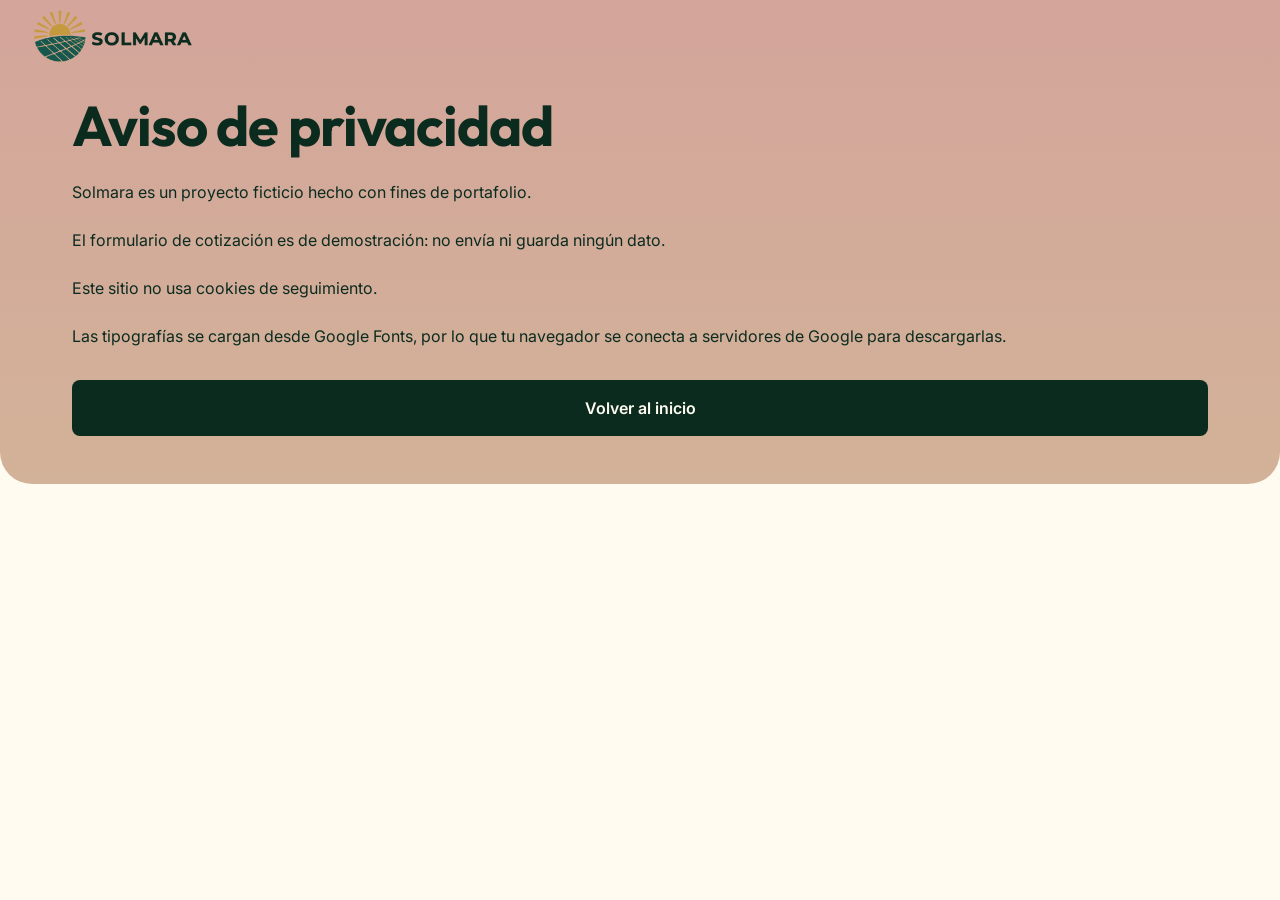
<file: aviso-privacidad.html>
<!DOCTYPE html>
<html lang="es-MX">
<head>
  <meta charset="utf-8">
  <meta name="viewport" content="width=device-width, initial-scale=1">
  <title>Aviso de privacidad · Solmara</title>
  <meta name="theme-color" content="#D4A59B">

  <link rel="icon" type="image/png" sizes="32x32" href="assets/favicon/favicon-32.png">
  <link rel="apple-touch-icon" sizes="180x180" href="assets/favicon/apple-touch-icon.png">

  <link rel="preconnect" href="https://fonts.googleapis.com">
  <link rel="preconnect" href="https://fonts.gstatic.com" crossorigin>
  <link rel="stylesheet" href="https://fonts.googleapis.com/css2?family=Inter:wght@400;500;600&family=Outfit:wght@600;700&display=swap">

  <link rel="stylesheet" href="css/tokens.css">
  <link rel="stylesheet" href="css/base.css">
  <link rel="stylesheet" href="css/layout.css">
  <link rel="stylesheet" href="css/componentes.css">
  <link rel="stylesheet" href="css/secciones/hero.css">
</head>
<body>
  <header class="encabezado">
    <a class="encabezado__inicio" href="index.html">
      <img class="encabezado__logo" src="assets/logo/logo-solmara-sobre-rosa.png" alt="Solmara" width="540" height="176">
    </a>
  </header>

  <main>
    <section class="seccion seccion--cielo hero" aria-labelledby="aviso-titulo">
      <div class="contenedor grilla hero__contenido">
        <h1 id="aviso-titulo">Aviso de privacidad</h1>
        <p>Solmara es un proyecto ficticio hecho con fines de portafolio.</p>
        <p>El formulario de cotización es de demostración: no envía ni guarda ningún dato.</p>
        <p>Este sitio no usa cookies de seguimiento.</p>
        <p>Las tipografías se cargan desde Google Fonts, por lo que tu navegador se conecta a servidores de Google para descargarlas.</p>
        <div class="hero__acciones">
          <a class="boton boton--oscuro boton--bloque" href="index.html">Volver al inicio</a>
        </div>
      </div>
    </section>
  </main>
</body>
</html>
</file>
<file: css/tokens.css>
:root {
  /* Colores de marca */
  --color-crema: #FFFBF0;
  --color-arena: #F3ECD9;
  --color-verde-bosque: #1B6B4A;
  --color-verde-oscuro: #0B2B1F;
  --color-amarillo: #FFB703;

  /* Colores semánticos */
  --color-error: #B3261E;
  --color-texto: var(--color-verde-oscuro);
  --color-texto-claro: var(--color-crema);
  --color-texto-claro-suave: rgba(255, 251, 240, 0.82);
  --color-borde: rgba(11, 43, 31, 0.15);
  --color-borde-claro: rgba(255, 251, 240, 0.24);

  /* Cielos e ilustraciones */
  --cielo-rosa: #D4A59B;
  --cielo-durazno: #D2B298;
  --cielo-amanecer-claro: #F3D9C4;
  --cielo-mediodia: #FFE7A9;
  --cielo-mediodia-claro: #FFF6DC;
  --cielo-atardecer: #145238;
  --colina-noche: #0E3A29;

  /* Tipografía */
  --fuente-titulos: 'Outfit', system-ui, sans-serif;
  --fuente-texto: 'Inter', system-ui, sans-serif;
  --texto-display: 700 2.5rem/2.75rem var(--fuente-titulos);   /* 40/44 */
  --texto-h2: 700 2rem/2.25rem var(--fuente-titulos);          /* 32/36 */
  --texto-h3: 600 1.25rem/1.75rem var(--fuente-titulos);       /* 20/28 */
  --texto-h3-grande: 600 1.5rem/2rem var(--fuente-titulos);    /* 24/32 */
  --texto-cita: 600 1.125rem/1.625rem var(--fuente-titulos);   /* 18/26 */
  --texto-cuerpo: 400 1rem/1.5rem var(--fuente-texto);         /* 16/24 */
  --texto-pequeno: 400 0.875rem/1.25rem var(--fuente-texto);   /* 14/20 */
  --texto-etiqueta: 500 0.875rem/1.25rem var(--fuente-texto);  /* 14/20 */
  --texto-mini: 400 0.75rem/1rem var(--fuente-texto);          /* 12/16 */
  --texto-boton: 600 1rem/1.5rem var(--fuente-texto);          /* 16/24 */
  --texto-cifra-xl: 700 3.5rem/3.5rem var(--fuente-titulos);   /* 56/56 */
  --texto-cifra-lg: 700 2.5rem/2.75rem var(--fuente-titulos);  /* 40/44 */
  --texto-cifra-md: 700 2rem/2.25rem var(--fuente-titulos);    /* 32/36 */
  --texto-cifra-sm: 700 1.5rem/2rem var(--fuente-titulos);     /* 24/32 */
  --tracking-titulos: -0.02em;

  /* Espaciado (escala de 8) */
  --espacio-2xs: 4px;
  --espacio-xs: 8px;
  --espacio-sm: 16px;
  --espacio-md: 24px;
  --espacio-lg: 32px;
  --espacio-xl: 48px;
  --espacio-2xl: 64px;
  --espacio-3xl: 96px;

  /* Radios */
  --radio-sm: 8px;
  --radio-md: 16px;
  --radio-lg: 24px;
  --radio-xl: 32px;

  /* Sombras */
  --sombra-tarjeta: 0 12px 32px rgba(11, 43, 31, 0.16);
  --sombra-recibo: drop-shadow(0 8px 16px rgba(11, 43, 31, 0.18));
  --sombra-recibo-oscuro: drop-shadow(0 12px 24px rgba(0, 0, 0, 0.25));

  /* Medidas de interfaz */
  --alto-boton: 56px;
  --alto-control: 48px;
  --area-tactil: 44px;

  /* Grilla */
  --contenedor-max: 1200px;
  --margen-pagina: 16px;
  --columnas: 4;
  --separacion: 16px;
  --padding-seccion: var(--espacio-2xl);
}

@media (min-width: 768px) {
  :root {
    --margen-pagina: 32px;
    --columnas: 8;
    --separacion: 24px;
  }
}

@media (min-width: 1024px) {
  :root {
    --columnas: 12;
    --padding-seccion: var(--espacio-3xl);
    --texto-display: 700 3.5rem/3.75rem var(--fuente-titulos); /* 56/60 */
    --texto-h2: 700 2.5rem/2.75rem var(--fuente-titulos);      /* 40/44 */
  }
}

/* Agregados después (apartado 2 de la especificación, «Tokens agregados»): valores
   que los componentes y las secciones necesitan y que el bloque original no tenía. */
:root {
  --color-hover-contorno: rgba(11, 43, 31, 0.06);
  --color-borde-claro-fuerte: rgba(255, 251, 240, 0.4);
  --color-crema-translucida: rgba(255, 251, 240, 0.92);
  --color-borde-fuerte: rgba(11, 43, 31, 0.3);
  --texto-insignia: 700 1rem/1.5rem var(--fuente-titulos); /* 16/24 */
  --color-velo-foto: rgba(11, 43, 31, 0.88);
  --texto-etiqueta-fuerte: 600 0.875rem/1.25rem var(--fuente-texto); /* 14/20 */
  --texto-dato: 600 1rem/1.25rem var(--fuente-texto);                /* 16/20 */
  --texto-dato-fuerte: 700 1rem/1.25rem var(--fuente-titulos);       /* 16/20 */
  --color-brillo-sol: rgba(255, 183, 3, 0.55);
  --color-brillo-sol-suave: rgba(255, 183, 3, 0.18);
}
</file>
<file: css/base.css>
*,
*::before,
*::after {
  box-sizing: border-box;
}

/* Cada componente define sus propios márgenes; así nada hereda los del navegador. */
* {
  margin: 0;
}

html {
  -webkit-text-size-adjust: 100%;
  text-size-adjust: 100%;
  scroll-behavior: smooth;
}

img,
svg {
  display: block;
  max-width: 100%;
}

/* Sin esto, una imagen con width y height en el HTML se deforma al encogerse. */
img {
  height: auto;
}

input,
button,
select,
textarea {
  font: inherit;
  color: inherit;
}

button {
  cursor: pointer;
}

/* Evita que un correo o una palabra larga provoque desplazamiento horizontal. */
p,
li,
h1,
h2,
h3,
blockquote {
  overflow-wrap: break-word;
}

body {
  background-color: var(--color-crema);
  color: var(--color-texto);
  font: var(--texto-cuerpo);
}

h1 {
  font: var(--texto-display);
  letter-spacing: var(--tracking-titulos);
  text-wrap: balance;
}

h2 {
  font: var(--texto-h2);
  letter-spacing: var(--tracking-titulos);
  text-wrap: balance;
}

h3 {
  font: var(--texto-h3);
}

a {
  color: inherit;
}

/* Foco visible: el color cambia según el fondo para mantener al menos 3:1
   (especificación, apartado 3, «Foco visible»). */

:focus-visible {
  outline: 3px solid var(--color-verde-bosque);
  outline-offset: 2px;
}

.seccion--oscura :focus-visible,
.pie :focus-visible {
  outline-color: var(--color-amarillo);
}

/* Los boletos son crema aunque estén en la sección oscura: ahí el amarillo daría 1.69:1. */
.boleto :focus-visible {
  outline-color: var(--color-verde-bosque);
}

.seccion--cielo :focus-visible,
.encabezado :focus-visible {
  outline-color: var(--color-verde-oscuro);
}

/* Oculta a la vista pero no a los lectores de pantalla (display: none o hidden
   los ocultarían para ambos). */
.visualmente-oculto {
  position: absolute;
  width: 1px;
  height: 1px;
  margin: -1px;
  padding: 0;
  overflow: hidden;
  clip-path: inset(50%);
  white-space: nowrap;
  border: 0;
}

@media (prefers-reduced-motion: reduce) {
  html {
    scroll-behavior: auto;
  }
}
</file>
<file: css/layout.css>
.contenedor {
  width: 100%;
  max-width: var(--contenedor-max);
  margin-inline: auto;
}

/* --columnas y --separacion cambian en tokens.css a 768 y 1024 px, así que la
   grilla pasa de 4 a 8 y a 12 columnas sin media queries aquí. */
.grilla {
  display: grid;
  grid-template-columns: repeat(var(--columnas), minmax(0, 1fr));
  column-gap: var(--separacion);
}

/* En móvil todo ocupa el ancho completo; cada sección reparte columnas en escritorio. */
.grilla > * {
  grid-column: 1 / -1;
}

.seccion {
  padding-block: var(--padding-seccion);
  padding-inline: var(--margen-pagina);
  scroll-margin-top: var(--espacio-sm);
}

.seccion--oscura {
  background-color: var(--color-verde-oscuro);
  color: var(--color-texto-claro);
}

.seccion--cielo {
  background-image: linear-gradient(to bottom, var(--cielo-rosa), var(--cielo-durazno));
}

.seccion--redondeada {
  border-radius: var(--radio-xl) var(--radio-xl) 0 0;
}
</file>
<file: css/componentes.css>
.boton {
  display: inline-flex;
  align-items: center;
  justify-content: center;
  gap: var(--espacio-xs);
  min-height: var(--alto-boton);
  /* La maqueta mide 56 px de alto: con 16 px arriba y abajo más el borde saldrían 59.
     El min-height da los 56 y este padding solo actúa si el texto ocupa dos líneas. */
  padding: var(--espacio-xs) var(--espacio-md);
  border: 1.5px solid transparent;
  border-radius: var(--radio-sm);
  background-color: transparent;
  font: var(--texto-boton);
  text-align: center;
  text-decoration: none;
}

.boton--primario {
  background-color: var(--color-amarillo);
  color: var(--color-texto);
}

.boton--oscuro {
  background-color: var(--color-verde-oscuro);
  color: var(--color-texto-claro);
}

.boton--secundario {
  background-color: var(--color-verde-bosque);
  color: var(--color-texto-claro);
}

.boton--contorno {
  border-color: var(--color-verde-oscuro);
  color: var(--color-texto);
}

.boton--contorno-claro {
  border-color: var(--color-borde-claro-fuerte);
  color: var(--color-texto-claro);
}

.boton--bloque {
  display: flex;
  width: 100%;
}

/* El display de .boton le gana al estilo con que el navegador oculta [hidden];
   esta regla, más específica, devuelve el efecto al atributo. */
.boton[hidden] {
  display: none;
}

.boton--pequeno {
  min-height: var(--area-tactil);
  padding: 0 var(--espacio-sm);
  font: var(--texto-etiqueta-fuerte);
}

/* Solo en dispositivos con puntero: en pantallas táctiles el hover se queda
   "pegado" después de tocar el botón. */
@media (hover: hover) {
  .boton--primario:hover {
    box-shadow: inset 0 0 0 2px var(--color-verde-oscuro);
  }

  .boton--oscuro:hover,
  .boton--secundario:hover {
    box-shadow: inset 0 0 0 2px var(--color-amarillo);
  }

  .boton--contorno:hover {
    background-color: var(--color-hover-contorno);
  }

  .boton--contorno-claro:hover {
    border-color: var(--color-crema);
  }
}

.selector {
  display: grid;
  grid-template-columns: repeat(3, minmax(0, 1fr));
  gap: var(--espacio-xs);
}

.selector__opcion {
  min-height: var(--alto-control);
  padding: 0 var(--espacio-2xs);
  border: 1.5px solid var(--color-verde-oscuro);
  border-radius: var(--radio-sm);
  background-color: transparent;
  color: var(--color-texto);
  font: var(--texto-boton);
}

.selector__opcion[aria-pressed="true"] {
  background-color: var(--color-verde-oscuro);
  color: var(--color-texto-claro);
}

/* La opción elegida no cambia: un fondo tenue sobre el verde oscuro no se notaría. */
@media (hover: hover) {
  .selector__opcion:not([aria-pressed="true"]):hover {
    background-color: var(--color-hover-contorno);
  }
}

.campo__etiqueta {
  display: block;
  margin-bottom: var(--espacio-xs);
  font: var(--texto-etiqueta);
}

.campo__control {
  display: block;
  width: 100%;
  min-height: var(--alto-boton);
  /* Sin padding vertical: el navegador centra el texto del input, y así mide
     56 px como en la maqueta (con 16 px arriba y abajo saldrían 58). */
  padding: 0 var(--espacio-sm);
  border: 1px solid var(--color-verde-oscuro);
  border-radius: var(--radio-sm);
  background-color: var(--color-crema);
  color: var(--color-texto);
  font: var(--texto-cuerpo);
  -webkit-appearance: none;
  appearance: none;
}

/* Firefox atenúa el placeholder por defecto; sin opacity: 1 bajaría el contraste. */
.campo__control::placeholder {
  color: var(--color-verde-bosque);
  opacity: 1;
}

/* El foco se ve como un borde de 3 px, pero es un outline hacia adentro: si el
   borde creciera, el texto del campo brincaría 2 px al recibir el foco. */
.campo__control:focus-visible {
  outline: 3px solid var(--color-verde-bosque);
  outline-offset: -3px;
}

/* La sombra interior suma 1 px al borde de 1 px sin mover el contenido. */
.campo__control[aria-invalid="true"] {
  border-color: var(--color-error);
  box-shadow: inset 0 0 0 1px var(--color-error);
}

.campo__ayuda {
  margin-top: var(--espacio-xs);
  font: var(--texto-pequeno);
}

.campo__error {
  display: flex;
  align-items: flex-start;
  gap: var(--espacio-xs);
  margin-top: var(--espacio-xs);
  color: var(--color-error);
  font: var(--texto-pequeno);
}

.campo__icono {
  flex: none;
}

/* Igual que en .boton: el display de .campo__error anularía el atributo hidden. */
.campo__error[hidden] {
  display: none;
}

.chip {
  display: inline-block;
  /* 12 px a los lados no está en la escala de 8: se arma con dos tokens. */
  padding: var(--espacio-2xs) calc(var(--espacio-xs) + var(--espacio-2xs));
  border-radius: var(--radio-sm);
  font: var(--texto-etiqueta);
}

.chip--claro {
  background-color: var(--color-crema-translucida);
  color: var(--color-texto);
}

.chip--borde-claro {
  border: 1px solid var(--color-borde-claro);
  color: var(--color-texto-claro);
}

.chip--amarillo {
  background-color: var(--color-amarillo);
  color: var(--color-texto);
}

.insignia {
  display: inline-flex;
  flex: none;
  align-items: center;
  justify-content: center;
  width: var(--espacio-lg);
  height: var(--espacio-lg);
  border-radius: 50%;
  background-color: var(--color-verde-bosque);
  color: var(--color-texto-claro);
  font: var(--texto-insignia);
}

.insignia--amarillo {
  background-color: var(--color-amarillo);
  color: var(--color-texto);
}

/* drop-shadow (y no box-shadow) para que la sombra siga los dientes del borde. */
.recibo {
  filter: var(--sombra-recibo);
}

.recibo__cuerpo {
  padding: var(--espacio-md);
  background-color: var(--color-verde-bosque);
  color: var(--color-texto-claro);
}

.recibo__texto-suave {
  color: var(--color-texto-claro-suave);
}

.recibo__separador {
  margin-block: var(--espacio-md) var(--espacio-sm);
  border-top: 1.5px dashed var(--color-borde-claro-fuerte);
}

/* El SVG del dentado usa fill="currentColor": su color sale del CSS, no del HTML. */
.recibo__dentado,
.boleto__dentado {
  width: 100%;
  height: var(--espacio-xs);
}

.recibo__dentado {
  color: var(--color-verde-bosque);
}

.boleto {
  filter: var(--sombra-recibo-oscuro);
}

.boleto__cuerpo {
  padding: var(--espacio-md);
  border-radius: var(--radio-md) var(--radio-md) 0 0;
  background-color: var(--color-crema);
  color: var(--color-texto);
}

.boleto__separador {
  position: relative;
  margin: var(--espacio-sm) calc(-1 * var(--espacio-md));
  border-top: 1.5px dashed var(--color-borde-fuerte);
}

/* Las muescas son círculos del color de fondo de Paquetes: parecen agujeros en el boleto. */
.boleto__separador::before,
.boleto__separador::after {
  content: "";
  position: absolute;
  top: calc(-1 * var(--espacio-xs));
  width: var(--espacio-sm);
  height: var(--espacio-sm);
  border-radius: 50%;
  background-color: var(--color-verde-oscuro);
}

.boleto__separador::before {
  left: calc(-1 * var(--espacio-xs));
}

.boleto__separador::after {
  right: calc(-1 * var(--espacio-xs));
}

.boleto__dentado {
  color: var(--color-crema);
}
</file>
<file: css/secciones/hero.css>
/* El header flota sobre el hero para que el mismo degradado quede detrás de los dos. */
.encabezado {
  position: absolute;
  top: 0;
  right: 0;
  left: 0;
  z-index: 1;
  display: flex;
  align-items: center;
  justify-content: space-between;
  height: 72px;
  padding-inline: var(--margen-pagina);
}

.encabezado__inicio {
  display: block;
}

.encabezado__logo {
  width: auto;
  height: 52px;
}

.encabezado__boton-menu {
  display: flex;
  align-items: center;
  justify-content: center;
  width: var(--area-tactil);
  height: var(--area-tactil);
  padding: 0;
  border: 1px solid var(--color-borde-fuerte);
  border-radius: var(--radio-sm);
  background-color: transparent;
  color: var(--color-texto);
}

.encabezado__icono--cerrar,
.encabezado__boton-menu[aria-expanded="true"] .encabezado__icono--abrir {
  display: none;
}

.encabezado__boton-menu[aria-expanded="true"] .encabezado__icono--cerrar {
  display: block;
}

/* Sin display propio: así el atributo hidden del HTML lo oculta hasta que menu.js lo abra. */
.menu {
  position: absolute;
  top: 100%;
  right: var(--margen-pagina);
  left: var(--margen-pagina);
  padding: var(--espacio-xs);
  border-radius: var(--radio-lg);
  background-color: var(--color-crema);
  box-shadow: var(--sombra-tarjeta);
}

.menu__lista {
  padding: 0;
  list-style: none;
}

.menu__item + .menu__item {
  border-top: 1px solid var(--color-borde);
}

.menu__enlace {
  display: flex;
  align-items: center;
  min-height: var(--alto-control);
  padding-inline: var(--espacio-sm);
  border-radius: var(--radio-sm);
  color: var(--color-texto);
  font: var(--texto-boton);
  text-decoration: none;
}

@media (hover: hover) {
  .menu__enlace:hover {
    background-color: var(--color-hover-contorno);
  }
}

.menu__accion {
  margin-top: var(--espacio-sm);
}

.hero {
  overflow: hidden;
  /* 96 px = los 72 del header que flota encima + los 24 de la maqueta. */
  padding: var(--espacio-3xl) 0 0;
  border-radius: 0 0 var(--radio-xl) var(--radio-xl);
}

.hero__contenido {
  row-gap: var(--espacio-md);
  padding-inline: var(--margen-pagina);
  padding-bottom: var(--espacio-xl);
}

.hero__acciones {
  display: grid;
  gap: var(--espacio-sm);
  margin-top: var(--espacio-xs);
}

/* La máscara solo usa la opacidad: el negro nunca se ve, funde la imagen con el cielo. */
.hero__imagen {
  width: 100%;
  -webkit-mask-image: linear-gradient(to bottom, transparent 0%, #000 28%);
  mask-image: linear-gradient(to bottom, transparent 0%, #000 28%);
}
</file>
<file: css/secciones/calculadora.css>
.calculadora__intro {
  margin-top: var(--espacio-sm);
}

/* z-index para quedar encima del recibo, que se mete 16 px debajo. */
.calculadora__panel {
  position: relative;
  z-index: 1;
  margin-top: var(--espacio-lg);
  padding: var(--espacio-md);
  border-radius: var(--radio-lg);
  background-color: var(--color-arena);
}

.calculadora__etiqueta {
  display: block;
  font: var(--texto-etiqueta);
}

.calculadora__etiqueta--techo {
  margin-top: var(--espacio-md);
  margin-bottom: var(--espacio-xs);
}

.calculadora__valor {
  display: flex;
  align-items: baseline;
  gap: var(--espacio-xs);
  font: var(--texto-pequeno);
}

.calculadora__cifra {
  font: var(--texto-cifra-lg);
}

/* El control mide 44 px para cumplir el área táctil, pero la pista visible es de 8.
   Los márgenes negativos descuentan los 18 px de sobra arriba y abajo para que la
   pista quede donde la maqueta: 16 px bajo el valor y 8 px sobre los límites. */
.calculadora__control {
  /* $4,200 entre $500 y $12,000; calculadora.js lo actualiza al mover el control. */
  --progreso: 32.17%;
  --sobrante: calc((var(--area-tactil) - var(--espacio-xs)) / 2);
  display: block;
  width: 100%;
  height: var(--area-tactil);
  margin-top: calc(var(--espacio-sm) - var(--sobrante));
  margin-bottom: calc(var(--espacio-xs) - var(--sobrante));
  background: transparent;
  -webkit-appearance: none;
  appearance: none;
}

/* Las reglas de Chrome/Safari (-webkit-) y de Firefox (-moz-) van separadas: si se
   juntan en un mismo selector, cada navegador descarta la regla completa. */
.calculadora__control::-webkit-slider-runnable-track {
  height: var(--espacio-xs);
  border-radius: var(--radio-sm);
  background: linear-gradient(to right, var(--color-verde-bosque) var(--progreso), var(--color-borde) var(--progreso));
}

.calculadora__control::-webkit-slider-thumb {
  box-sizing: border-box;
  width: var(--espacio-lg);
  height: var(--espacio-lg);
  /* Centra el pulgar de 32 px sobre la pista de 8. */
  margin-top: calc((var(--espacio-xs) - var(--espacio-lg)) / 2);
  border: 3px solid var(--color-verde-oscuro);
  border-radius: 50%;
  background-color: var(--color-amarillo);
  -webkit-appearance: none;
  appearance: none;
}

/* El foco va en el pulgar: alrededor del control completo (44 px de alto, encimado
   al valor y a los límites por los márgenes negativos) tacharía esos textos. */
.calculadora__control:focus-visible {
  outline: none;
}

.calculadora__control:focus-visible::-webkit-slider-thumb {
  outline: 3px solid var(--color-verde-bosque);
  outline-offset: 2px;
}

.calculadora__control:focus-visible::-moz-range-thumb {
  outline: 3px solid var(--color-verde-bosque);
  outline-offset: 2px;
}

/* Firefox pinta la parte recorrida con su propio pseudo-elemento, sin --progreso. */
.calculadora__control::-moz-range-track {
  height: var(--espacio-xs);
  border-radius: var(--radio-sm);
  background-color: var(--color-borde);
}

.calculadora__control::-moz-range-progress {
  height: var(--espacio-xs);
  border-radius: var(--radio-sm);
  background-color: var(--color-verde-bosque);
}

.calculadora__control::-moz-range-thumb {
  box-sizing: border-box;
  width: var(--espacio-lg);
  height: var(--espacio-lg);
  border: 3px solid var(--color-verde-oscuro);
  border-radius: 50%;
  background-color: var(--color-amarillo);
}

.calculadora__limites {
  display: flex;
  justify-content: space-between;
  font: var(--texto-pequeno);
}

/* 16 px más angosto por lado y metido 16 px bajo el panel. */
.calculadora__recibo {
  margin: calc(-1 * var(--espacio-sm)) var(--espacio-sm) 0;
}

/* 40 px arriba: los 24 del recibo más los 16 que quedan tapados por el panel. */
.calculadora__cuerpo {
  padding-top: calc(var(--espacio-md) + var(--espacio-sm));
}

.calculadora__texto {
  font: var(--texto-pequeno);
}

/* flex-wrap: a 320 px, "cada dos meses" baja completo a otra línea en vez de partirse. */
.calculadora__monto {
  display: flex;
  flex-wrap: wrap;
  align-items: baseline;
  gap: var(--espacio-xs);
  margin-top: var(--espacio-xs);
  font: var(--texto-pequeno);
}

.calculadora__cifra-xl {
  font: var(--texto-cifra-xl);
  color: var(--color-amarillo);
}

.calculadora__hoy {
  margin-top: var(--espacio-xs);
}

/* Tres columnas que se reparten el ancho, pero ninguna más angosta que su cifra:
   "3.5 años" no cabe en un tercio exacto. Si a 320 px no caben las tres, el último
   dato baja a otra línea en vez de encimarse o salirse del recibo. */
.calculadora__datos {
  display: flex;
  flex-wrap: wrap;
  gap: var(--espacio-sm);
}

/* En el HTML la etiqueta va antes que la cifra para que el lector de pantalla diga
   "ahorro por bimestre: $3,700"; en pantalla la cifra va arriba. */
.calculadora__dato {
  display: flex;
  flex: 1 1 0;
  flex-direction: column-reverse;
  justify-content: flex-end;
  font: var(--texto-pequeno);
}

.calculadora__cifra-sm {
  font: var(--texto-cifra-sm);
  white-space: nowrap;
}

.calculadora__explicacion {
  margin-top: var(--espacio-xs);
}

.calculadora__nota {
  margin-top: var(--espacio-md);
  font: var(--texto-mini);
}

.calculadora__accion {
  margin-top: var(--espacio-lg);
}
</file>
<file: css/secciones/como-funciona.css>
.como-funciona__intro {
  margin-top: var(--espacio-sm);
}

/* Al quitar las viñetas, Safari deja de anunciar la lista con VoiceOver; por eso el
   <ol> lleva role="list" en el HTML. */
.como-funciona__pasos {
  display: flex;
  flex-direction: column;
  gap: var(--espacio-sm);
  margin-top: var(--espacio-lg);
  padding: 0;
  list-style: none;
}

.paso {
  overflow: hidden;
  border-radius: var(--radio-lg);
  background-color: var(--color-arena);
}

.paso--atardecer {
  background-color: var(--color-verde-oscuro);
  color: var(--color-texto-claro);
}

.paso__escena {
  width: 100%;
  height: auto;
}

.paso__cuerpo {
  display: grid;
  grid-template-columns: var(--espacio-lg) minmax(0, 1fr);
  column-gap: var(--espacio-sm);
  padding: var(--espacio-md);
}

/* 2 px: centra la primera línea del título (28 px) con la insignia (32 px). */
.paso__titulo {
  margin-top: calc(var(--espacio-2xs) / 2);
}

.paso__texto {
  margin-top: var(--espacio-xs);
}

.paso--atardecer .paso__texto {
  color: var(--color-texto-claro-suave);
}

/* La forma de las escenas viene de la maqueta y el color, de los tokens: fill, stroke
   y stop-color son propiedades de CSS, así que también los degradados del SVG los usan. */
.escena__sol {
  fill: var(--color-amarillo);
}

.escena__rayos {
  stroke: var(--color-amarillo);
}

.escena__brillo-centro {
  stop-color: var(--color-amarillo);
  stop-opacity: 0.55;
}

.escena__brillo-borde {
  stop-color: var(--color-amarillo);
  stop-opacity: 0;
}

.escena__colina {
  fill: var(--color-verde-bosque);
}

.escena__estrellas {
  fill: var(--color-crema);
  fill-opacity: 0.6;
}

.paso--amanecer .escena__cielo-arriba {
  stop-color: var(--cielo-rosa);
}

.paso--amanecer .escena__cielo-abajo {
  stop-color: var(--cielo-amanecer-claro);
}

.paso--mediodia .escena__cielo-arriba {
  stop-color: var(--cielo-mediodia);
}

.paso--mediodia .escena__cielo-abajo {
  stop-color: var(--cielo-mediodia-claro);
}

.paso--atardecer .escena__cielo-arriba {
  stop-color: var(--color-verde-oscuro);
}

.paso--atardecer .escena__cielo-abajo {
  stop-color: var(--cielo-atardecer);
}

.paso--atardecer .escena__colina {
  fill: var(--colina-noche);
}
</file>
<file: css/secciones/proyectos.css>
/* Las fotos van de orilla a orilla en móvil: la sección no lleva margen lateral y
   solo el encabezado conserva el suyo. */
.proyectos {
  padding-inline: 0;
}

.proyectos__encabezado {
  padding-inline: var(--margen-pagina);
}

.proyectos__intro {
  margin-top: var(--espacio-sm);
}

.proyectos__lista {
  display: flex;
  flex-direction: column;
  gap: var(--espacio-xs);
  margin-top: var(--espacio-lg);
}

.proyecto {
  position: relative;
  height: 380px;
  overflow: hidden;
}

/* El degradado es ::before (y no ::after) para quedar encima de la foto pero debajo
   del chip y del texto, que vienen después en el HTML y también están posicionados.
   Llega a su máximo al 60 % (la maqueta lo hacía al 100 %): así el porcentaje
   amarillo, que va a media foto, tiene al menos 3:1 sobre las zonas claras. */
.proyecto::before {
  content: "";
  position: absolute;
  inset: 0;
  background-image: linear-gradient(to bottom, transparent 20%, var(--color-velo-foto) 60%);
}

.proyecto__imagen {
  width: 100%;
  height: 100%;
  object-fit: cover;
}

.proyecto--teja .proyecto__imagen {
  object-position: 62% 50%;
}

.proyecto__chip {
  position: absolute;
  top: var(--espacio-sm);
  left: var(--espacio-sm);
}

.proyecto__pie {
  position: absolute;
  right: var(--espacio-sm);
  bottom: var(--espacio-md);
  left: var(--espacio-sm);
  color: var(--color-texto-claro);
}

.proyecto__resultado {
  display: flex;
  align-items: baseline;
  gap: var(--espacio-xs);
  font: var(--texto-pequeno);
}

.proyecto__porcentaje {
  font: var(--texto-cifra-xl);
  letter-spacing: var(--tracking-titulos);
  color: var(--color-amarillo);
}

/* 12 px no está en la escala de 8: se arma con dos tokens. */
.proyecto__cita {
  margin-top: calc(var(--espacio-xs) + var(--espacio-2xs));
  font: var(--texto-cita);
}

.proyecto__nombre {
  margin-top: var(--espacio-xs);
  color: var(--color-texto-claro-suave);
  font: var(--texto-pequeno);
}
</file>
<file: css/secciones/paquetes.css>
/* Preguntas se encima sobre el final de esta sección lo que miden sus esquinas: ese
   espacio extra queda tapado y el visible bajo la nota sigue siendo el de siempre. */
.paquetes {
  padding-bottom: calc(var(--padding-seccion) + var(--radio-xl));
}

.paquetes__intro {
  margin-top: var(--espacio-sm);
  color: var(--color-texto-claro-suave);
}

.paquetes__carrusel {
  --ancho-boleto: 280px;
  display: flex;
  align-items: flex-start;
  gap: var(--espacio-sm);
  /* Arriba y abajo hay espacio extra para que la sombra de los boletos no se corte
     (un contenedor con desplazamiento recorta lo que se sale); los márgenes lo descuentan
     para conservar las distancias de la maqueta: 32 px arriba y 24 px hasta los puntos.
     El descuento de abajo va aquí y no en los puntos: en una grilla, un margen negativo
     arriba de un elemento lo estira. */
  margin: calc(var(--espacio-lg) - var(--espacio-sm)) calc(-1 * var(--margen-pagina)) calc(-1 * var(--espacio-xl));
  /* A los lados, el espacio justo para que el primer y el último boleto también puedan
     quedar al centro. El 50 % se mide sobre el contenedor sin los márgenes de página. */
  padding: var(--espacio-sm) calc(50% + var(--margen-pagina) - var(--ancho-boleto) / 2) var(--espacio-xl);
  list-style: none;
  overflow-x: auto;
  scroll-snap-type: x mandatory;
  scrollbar-width: none;
}

.paquetes__carrusel::-webkit-scrollbar {
  display: none;
}

.paquetes__boleto {
  flex: 0 0 var(--ancho-boleto);
  scroll-snap-align: center;
}

.paquetes__boleto--lateral {
  margin-top: var(--espacio-lg);
}

/* La banda ocupa la parte de arriba del Familiar: el cuerpo ya no lleva esquinas. */
.paquetes__boleto--destacado .boleto__cuerpo {
  border-radius: 0;
}

.paquetes__banda {
  display: flex;
  align-items: center;
  min-height: var(--espacio-lg);
  padding-inline: var(--espacio-md);
  border-radius: var(--radio-md) var(--radio-md) 0 0;
  background-color: var(--color-amarillo);
  color: var(--color-texto);
  font: var(--texto-etiqueta-fuerte);
}

.paquetes__cabecera {
  display: flex;
  align-items: center;
  justify-content: space-between;
  gap: var(--espacio-sm);
}

.paquetes__nombre {
  font: var(--texto-h3-grande);
}

.paquetes__paneles {
  fill: var(--color-verde-bosque);
}

.paquetes__rango {
  margin-top: var(--espacio-xs);
  font: var(--texto-pequeno);
}

.paquetes__fila {
  display: flex;
  justify-content: space-between;
  gap: var(--espacio-sm);
  padding-block: var(--espacio-2xs);
  font: var(--texto-pequeno);
}

.paquetes__dato {
  font: var(--texto-dato);
  white-space: nowrap;
}

.paquetes__dato--fuerte {
  font: var(--texto-dato-fuerte);
}

.paquetes__accion {
  margin-top: var(--espacio-md);
}

.paquetes__puntos {
  display: flex;
  justify-content: center;
  gap: var(--espacio-xs);
  margin-top: var(--espacio-md);
}

.paquetes__punto {
  width: var(--espacio-xs);
  height: var(--espacio-xs);
  border-radius: 50%;
  background-color: var(--color-borde-claro-fuerte);
}

.paquetes__punto--activo {
  width: var(--espacio-md);
  border-radius: var(--radio-sm);
  background-color: var(--color-amarillo);
}

.paquetes__nota {
  margin-top: var(--espacio-md);
  color: var(--color-texto-claro-suave);
  font: var(--texto-mini);
}
</file>
<file: css/secciones/preguntas.css>
/* Sube lo que miden sus esquinas para quedar encimada sobre Paquetes: así en las
   esquinas redondeadas se ve el verde oscuro de abajo y no el crema de la página.
   position: relative la pinta siempre encima de Paquetes en la zona encimada. */
.preguntas {
  position: relative;
  margin-top: calc(-1 * var(--radio-xl));
  background-color: var(--color-crema);
}

.preguntas__intro {
  margin-top: var(--espacio-sm);
}

.preguntas__lista {
  margin-top: var(--espacio-md);
  border-top: 1px solid var(--color-borde);
}

.pregunta {
  border-bottom: 1px solid var(--color-borde);
}

.pregunta__resumen {
  display: flex;
  align-items: center;
  justify-content: space-between;
  gap: var(--espacio-sm);
  padding-block: var(--espacio-md);
  font: var(--texto-cita);
  list-style: none;
  cursor: pointer;
}

/* Safari dibuja el triángulo con su propio pseudo-elemento: list-style no lo quita. */
.pregunta__resumen::-webkit-details-marker {
  display: none;
}

.pregunta__icono {
  display: flex;
  flex: none;
  align-items: center;
  justify-content: center;
  width: var(--espacio-lg);
  height: var(--espacio-lg);
  border-radius: 50%;
  background-color: var(--color-arena);
  color: var(--color-texto);
}

/* Abierta: se oculta la línea vertical del "+" (queda "−") y el círculo es amarillo. */
.pregunta[open] .pregunta__icono {
  background-color: var(--color-amarillo);
}

.pregunta[open] .pregunta__vertical {
  display: none;
}

@media (hover: hover) {
  .pregunta:not([open]) .pregunta__resumen:hover .pregunta__icono {
    background-color: var(--color-amarillo);
  }
}

.pregunta__respuesta {
  margin-bottom: var(--espacio-md);
  padding-right: var(--espacio-xl);
}

.preguntas__ayuda {
  margin-top: var(--espacio-lg);
  padding: var(--espacio-md);
  border-radius: var(--radio-lg);
  background-color: var(--color-arena);
}

.preguntas__ayuda-texto {
  margin-top: var(--espacio-xs);
}

.preguntas__ayuda-accion {
  margin-top: var(--espacio-sm);
}
</file>
<file: css/secciones/cotizacion.css>
/* El brillo del sol es ::before; el contenido lleva position: relative para pintarse
   encima de él. overflow: hidden recorta la parte del brillo que sale de la sección. */
.cotizacion {
  position: relative;
  overflow: hidden;
  padding: var(--padding-seccion) 0 0;
}

.cotizacion::before {
  content: "";
  position: absolute;
  /* Posición y tamaño de la maqueta: solo asoma una parte del brillo en la esquina. */
  top: -120px;
  right: -140px;
  width: 420px;
  height: 420px;
  border-radius: 50%;
  background-image: radial-gradient(circle, var(--color-brillo-sol) 0%, var(--color-brillo-sol-suave) 40%, transparent 70%);
}

.cotizacion__contenido {
  position: relative;
  padding-inline: var(--margen-pagina);
  padding-bottom: var(--espacio-lg);
}

.cotizacion__titulo {
  font: var(--texto-display);
}

.cotizacion__intro {
  margin-top: var(--espacio-sm);
}

.cotizacion__prueba {
  display: flex;
  align-items: center;
  gap: var(--espacio-sm);
  margin-top: var(--espacio-md);
}

.cotizacion__miniaturas {
  display: flex;
  flex: none;
}

/* aspect-ratio: 1 las hace cuadradas aunque las fotos sean rectangulares; object-fit
   recorta la foto en vez de deformarla. */
.cotizacion__miniatura {
  aspect-ratio: 1;
  border: 2px solid var(--color-crema);
  border-radius: 50%;
  object-fit: cover;
}

/* 12 px de encimado no está en la escala de 8: se arma con dos tokens. */
.cotizacion__miniatura + .cotizacion__miniatura {
  margin-left: calc(-1 * (var(--espacio-xs) + var(--espacio-2xs)));
}

.cotizacion__prueba-texto {
  font: var(--texto-pequeno);
}

.cotizacion__tarjeta {
  margin-top: var(--espacio-lg);
  padding: var(--espacio-md);
  border-radius: var(--radio-lg);
  background-color: var(--color-crema);
  box-shadow: var(--sombra-tarjeta);
}

.cotizacion__formulario {
  display: flex;
  flex-direction: column;
  gap: var(--espacio-md);
}

/* cotizacion.js oculta el formulario al mostrar el éxito; el display: flex de arriba
   anularía el atributo hidden. */
.cotizacion__formulario[hidden] {
  display: none;
}

.cotizacion__resumen {
  padding: var(--espacio-sm);
  border-radius: var(--radio-md);
  background-color: var(--color-arena);
}

.cotizacion__resumen-cabecera {
  display: flex;
  align-items: baseline;
  justify-content: space-between;
  font: var(--texto-etiqueta);
}

/* "Ajustar" no está dentro de una oración, así que necesita un área táctil de 44 px:
   la da un ::after invisible, sin cambiar cómo se ve ni mover nada. */
.cotizacion__ajustar {
  position: relative;
}

.cotizacion__ajustar::after {
  content: "";
  position: absolute;
  top: 50%;
  right: 0;
  left: 0;
  height: var(--area-tactil);
  transform: translateY(-50%);
}

.cotizacion__resumen-cifras {
  display: flex;
  flex-wrap: wrap;
  align-items: baseline;
  gap: var(--espacio-xs);
  margin-top: var(--espacio-xs);
  font: var(--texto-pequeno);
}

.cotizacion__monto {
  font: var(--texto-cifra-sm);
  color: var(--color-verde-bosque);
}

/* Si no conviene, no hay ahorro que mostrar: el recibo de hoy deja de verse tachado. */
.cotizacion__resumen-cifras--sin-ahorro .cotizacion__hoy {
  text-decoration: none;
}

.cotizacion__aviso,
.cotizacion__paquete {
  margin-top: var(--espacio-xs);
  font: var(--texto-pequeno);
}

.cotizacion__sin-js {
  margin-top: var(--espacio-sm);
  font: var(--texto-etiqueta);
}

.cotizacion__garantia {
  margin-top: var(--espacio-sm);
  font: var(--texto-pequeno);
}

.cotizacion__legal {
  margin-top: var(--espacio-xs);
  font: var(--texto-mini);
}

.cotizacion__exito-titulo {
  font: var(--texto-h3-grande);
}

.cotizacion__exito-texto,
.cotizacion__exito-nota {
  margin-top: var(--espacio-sm);
}

.cotizacion__exito-nota {
  font: var(--texto-pequeno);
}

.cotizacion__exito-accion {
  margin-top: var(--espacio-md);
}

/* Igual que en el hero: la parte de arriba de la foto se funde con el cielo. */
.cotizacion__imagen {
  width: 100%;
  -webkit-mask-image: linear-gradient(to bottom, transparent 0%, #000 28%);
  mask-image: linear-gradient(to bottom, transparent 0%, #000 28%);
}
</file>
<file: css/secciones/pie-de-pagina.css>
/* Las estrellas van detrás: el contenido lleva position: relative para pintarse encima. */
.pie {
  position: relative;
  overflow: hidden;
  background-color: var(--color-verde-oscuro);
  color: var(--color-texto-claro);
}

.pie__estrellas {
  position: absolute;
  top: 0;
  left: 0;
  width: 100%;
  height: auto;
  fill: var(--color-crema);
  fill-opacity: 0.5;
}

.pie__contenido {
  position: relative;
  padding: var(--espacio-xl) var(--margen-pagina) var(--espacio-lg);
}

/* fit-content: el enlace mide lo que el logo y no todo el ancho de la grilla. */
.pie__inicio {
  display: block;
  width: fit-content;
}

.pie__logo {
  width: auto;
  height: 52px;
}

.pie__lema {
  margin-top: var(--espacio-sm);
  color: var(--color-texto-claro-suave);
}

/* 40 px no está en la escala de 8: se arma con dos tokens. */
.pie__secciones {
  margin-top: calc(var(--espacio-lg) + var(--espacio-xs));
}

.pie__titulo {
  margin-bottom: var(--espacio-xs);
  font: var(--texto-etiqueta-fuerte);
}

.pie__lista {
  display: grid;
  grid-template-columns: repeat(2, minmax(0, 1fr));
  column-gap: var(--espacio-sm);
  padding: 0;
  list-style: none;
}

/* 44 px de alto para cumplir el área táctil de CLAUDE.md (la maqueta tenía 32). */
.pie__enlace {
  display: flex;
  align-items: center;
  min-height: var(--area-tactil);
  color: var(--color-texto-claro-suave);
  text-decoration: none;
}

.pie__contacto {
  margin-top: var(--espacio-lg);
}

.pie__horario {
  margin-top: var(--espacio-2xs);
  color: var(--color-texto-claro-suave);
}

.pie__arriba {
  justify-self: start;
  margin-top: var(--espacio-lg);
}

.pie__legal {
  margin-top: calc(var(--espacio-lg) + var(--espacio-xs));
  padding-top: var(--espacio-md);
  border-top: 1px solid var(--color-borde-claro);
  color: var(--color-texto-claro-suave);
  font: var(--texto-mini);
}

/* 12 px no está en la escala de 8: se arma con dos tokens. */
.pie__legal-linea {
  margin-top: calc(var(--espacio-xs) + var(--espacio-2xs));
}
</file>
<file: css/sin-js.css>
/* Sin JavaScript el panel del menú no puede abrirse: se oculta el botón para no
   ofrecer un control que no hace nada. La navegación queda en el hero y el pie. */
.encabezado__boton-menu {
  display: none;
}

/* Los puntos de Paquetes solo indican el boleto centrado si paquetes.js los mueve. */
.paquetes__puntos {
  display: none;
}
</file>
